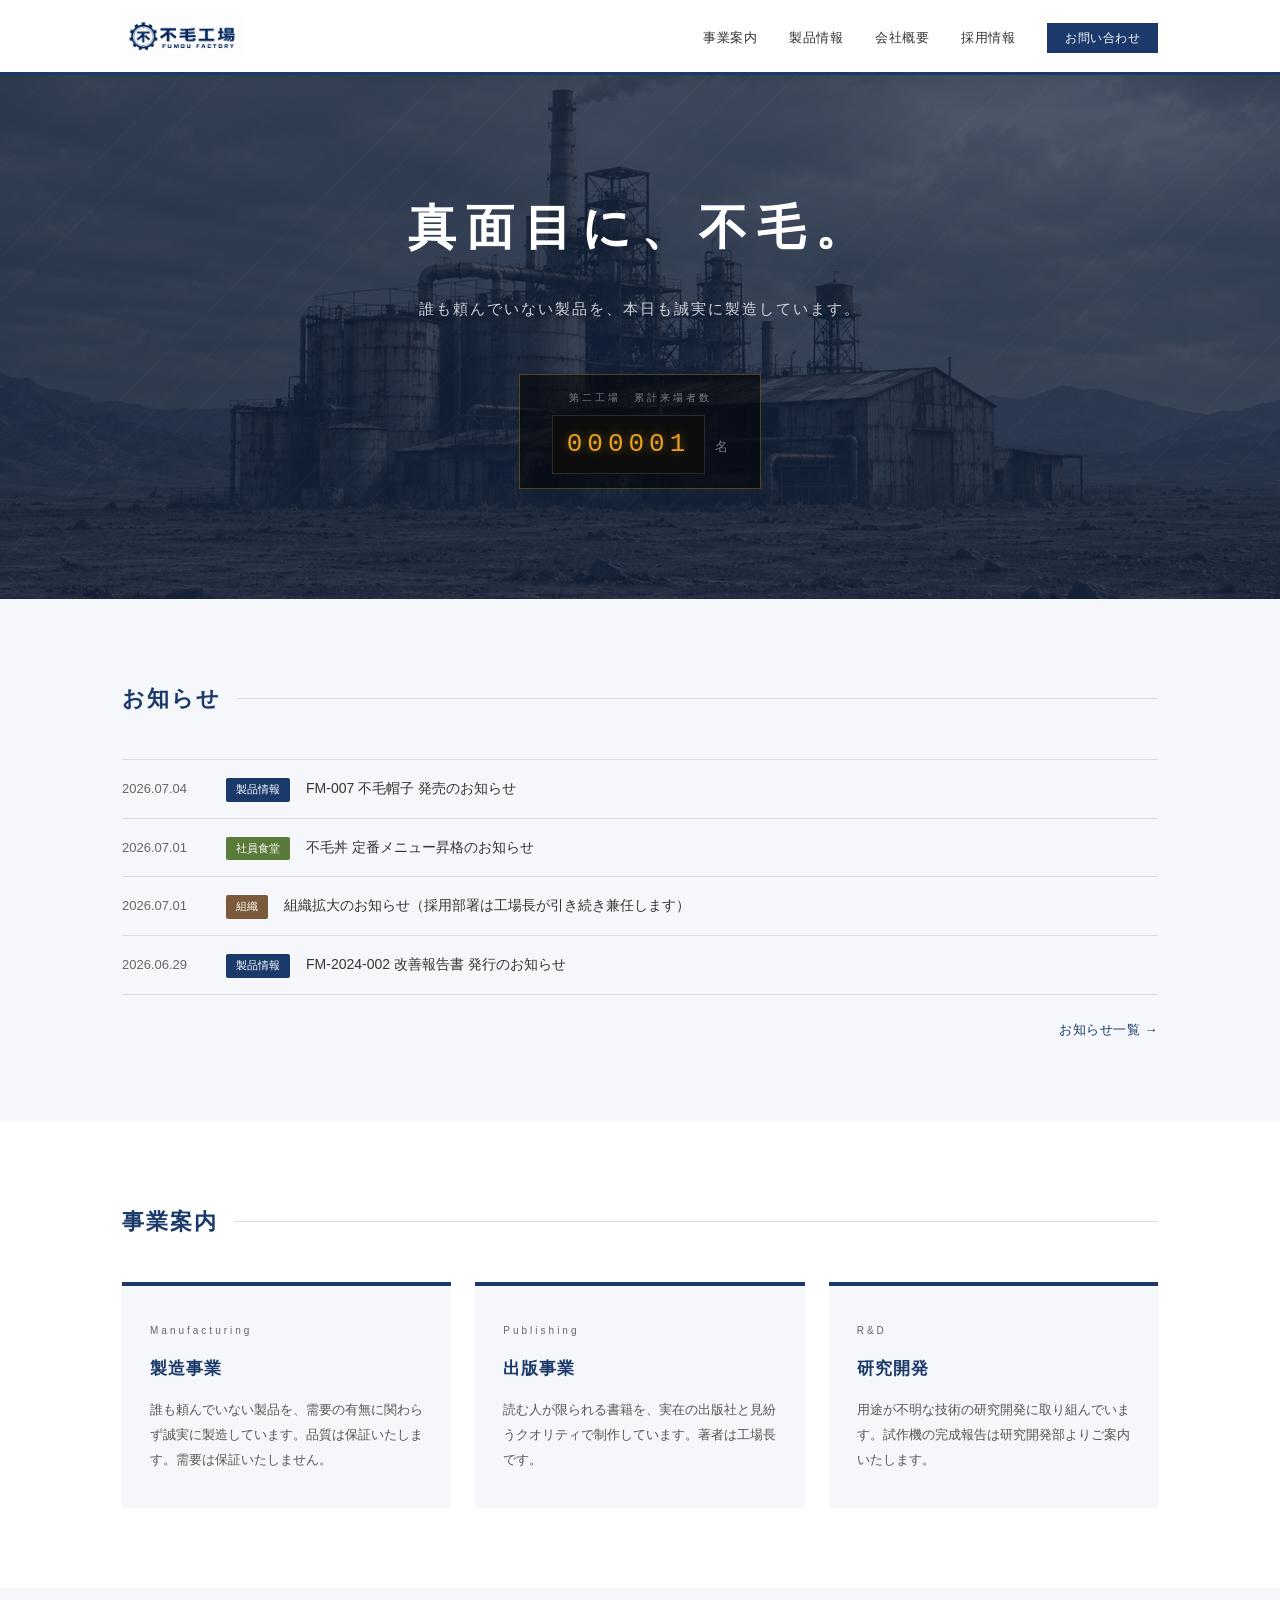
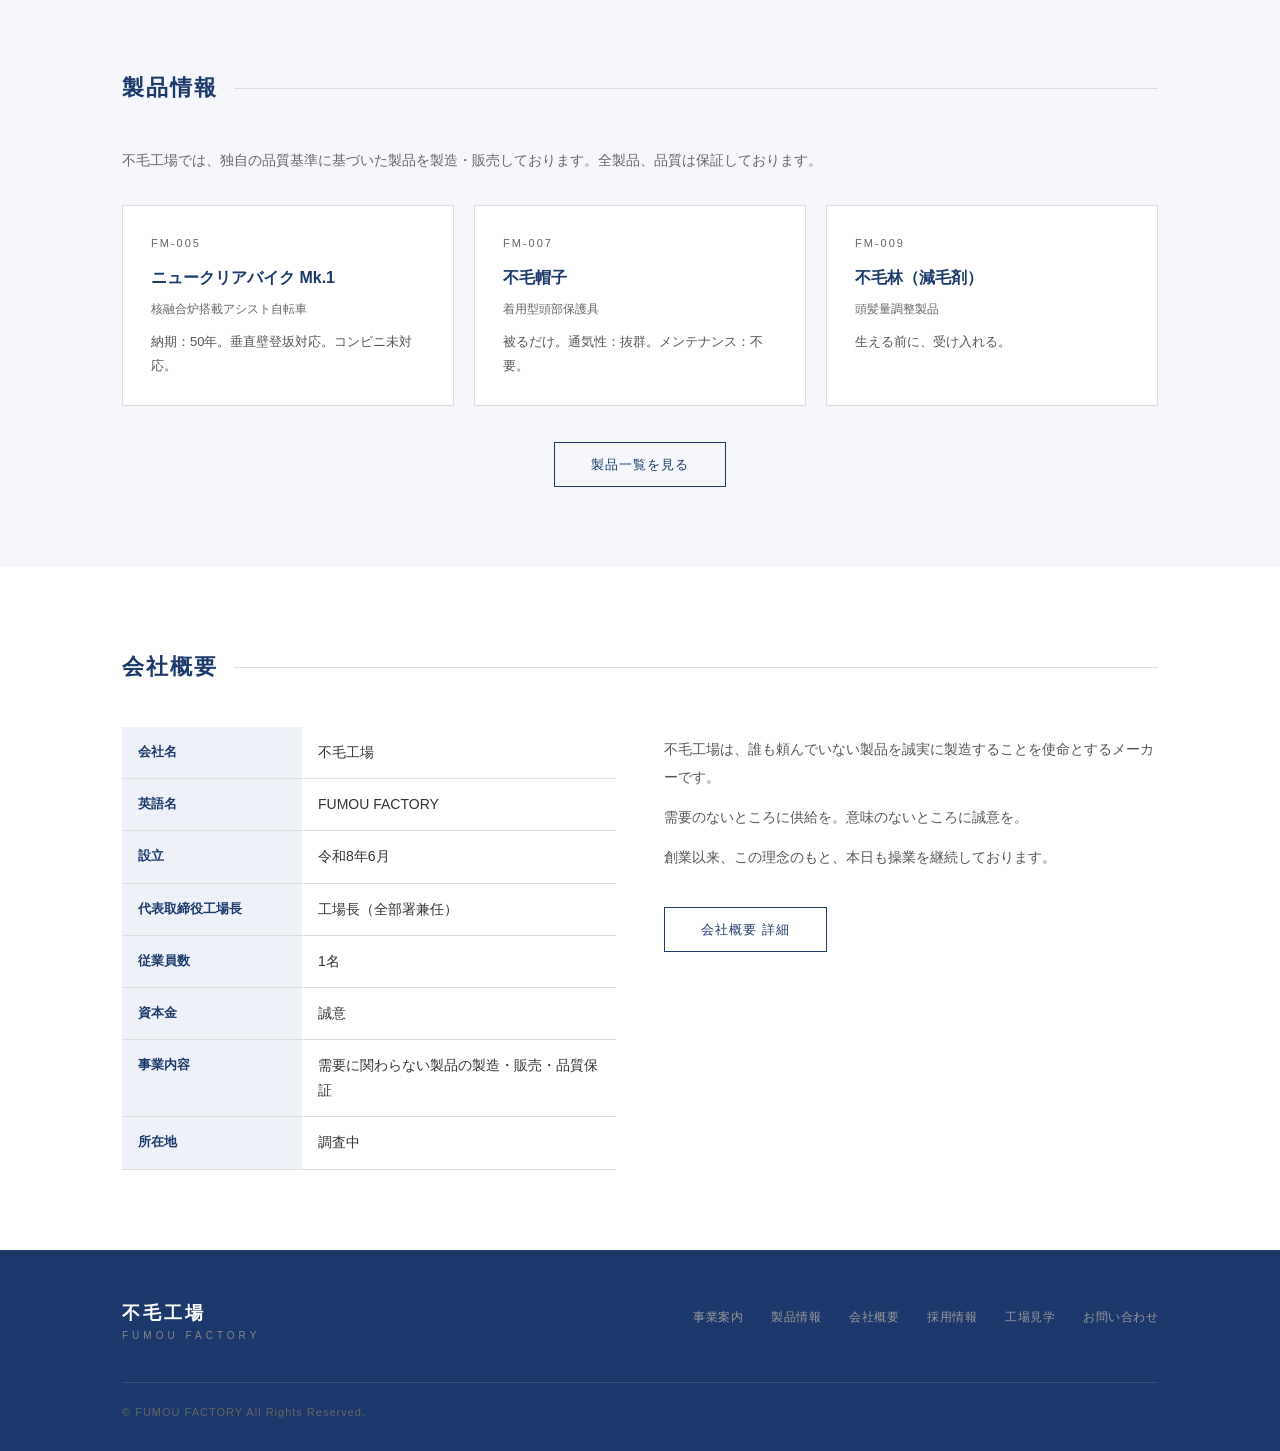
<file: index.html>
<!DOCTYPE html>
<html lang="ja">
<head>
  <meta charset="UTF-8">
  <meta name="viewport" content="width=device-width, initial-scale=1.0">
  <title>不毛工場 | FUMOU FACTORY</title>
  <meta name="description" content="不毛工場は、誰も頼んでいない製品を誠実に製造するメーカーです。">
  <link rel="stylesheet" href="style.css">
</head>
<body>

<!-- ヘッダー -->
<header class="header">
  <div class="header-inner">
    <div class="logo">
      <a href="/fumou-factory/"><img src="images/logo.png" alt="不毛工場 FUMOU FACTORY" class="logo-img"></a>
    </div>
    <nav class="nav" id="main-nav">
      <ul>
        <li><a href="business.html">事業案内</a></li>
        <li><a href="#">製品情報</a></li>
        <li><a href="about.html">会社概要</a></li>
        <li><a href="recruit.html">採用情報</a></li>
        <li><a href="https://x.com/fumoukoujou2323" target="_blank" class="contact-btn">お問い合わせ</a></li>
      </ul>
    </nav>
    <button class="hamburger" id="hamburger" aria-label="メニュー">&#9776;</button>
  </div>
</header>

<!-- キービジュアル -->
<section class="hero">
  <div class="hero-inner">
    <p class="hero-tagline">真面目に、不毛。</p>
    <p class="hero-sub">誰も頼んでいない製品を、本日も誠実に製造しています。</p>
    <div class="hero-counter">
      <span class="hero-counter-label">第二工場　累計来場者数</span>
      <div class="hero-counter-display">
        <span class="counter-digits" id="visit-count">------</span>
        <span class="hero-counter-unit">名</span>
      </div>
    </div>
  </div>
</section>

<!-- お知らせ -->
<section class="section news-section">
  <div class="container">
    <h2 class="section-title"><span>お知らせ</span></h2>
    <ul class="news-list">
      <li class="news-item">
        <span class="news-date">2026.07.04</span>
        <span class="news-cat cat-product">製品情報</span>
        <a href="#">FM-007 不毛帽子 発売のお知らせ</a>
      </li>
      <li class="news-item">
        <span class="news-date">2026.07.01</span>
        <span class="news-cat cat-canteen">社員食堂</span>
        <a href="#">不毛丼 定番メニュー昇格のお知らせ</a>
      </li>
      <li class="news-item">
        <span class="news-date">2026.07.01</span>
        <span class="news-cat cat-org">組織</span>
        <a href="#">組織拡大のお知らせ（採用部署は工場長が引き続き兼任します）</a>
      </li>
      <li class="news-item">
        <span class="news-date">2026.06.29</span>
        <span class="news-cat cat-product">製品情報</span>
        <a href="#">FM-2024-002 改善報告書 発行のお知らせ</a>
      </li>
    </ul>
    <div class="news-more-wrap">
      <a href="news.html" class="link-more">お知らせ一覧 →</a>
    </div>
  </div>
</section>

<!-- 事業案内 -->
<section class="section business-section">
  <div class="container">
    <h2 class="section-title"><span>事業案内</span></h2>
    <div class="business-grid">
      <div class="business-card">
        <div class="business-label">Manufacturing</div>
        <h3>製造事業</h3>
        <p>誰も頼んでいない製品を、需要の有無に関わらず誠実に製造しています。品質は保証いたします。需要は保証いたしません。</p>
      </div>
      <div class="business-card">
        <div class="business-label">Publishing</div>
        <h3>出版事業</h3>
        <p>読む人が限られる書籍を、実在の出版社と見紛うクオリティで制作しています。著者は工場長です。</p>
      </div>
      <div class="business-card">
        <div class="business-label">R&amp;D</div>
        <h3>研究開発</h3>
        <p>用途が不明な技術の研究開発に取り組んでいます。試作機の完成報告は研究開発部よりご案内いたします。</p>
      </div>
    </div>
  </div>
</section>

<!-- 製品情報 -->
<section class="section products-section">
  <div class="container">
    <h2 class="section-title"><span>製品情報</span></h2>
    <p class="section-lead">不毛工場では、独自の品質基準に基づいた製品を製造・販売しております。全製品、品質は保証しております。</p>
    <div class="product-grid">
      <div class="product-card">
        <div class="product-num">FM-005</div>
        <div class="product-name">ニュークリアバイク Mk.1</div>
        <div class="product-spec">核融合炉搭載アシスト自転車</div>
        <div class="product-desc">納期：50年。垂直壁登坂対応。コンビニ未対応。</div>
      </div>
      <div class="product-card">
        <div class="product-num">FM-007</div>
        <div class="product-name">不毛帽子</div>
        <div class="product-spec">着用型頭部保護具</div>
        <div class="product-desc">被るだけ。通気性：抜群。メンテナンス：不要。</div>
      </div>
      <div class="product-card">
        <div class="product-num">FM-009</div>
        <div class="product-name">不毛林（減毛剤）</div>
        <div class="product-spec">頭髪量調整製品</div>
        <div class="product-desc">生える前に、受け入れる。</div>
      </div>
    </div>
    <div class="btn-wrap">
      <a href="products.html" class="btn-outline">製品一覧を見る</a>
    </div>
  </div>
</section>

<!-- 会社概要 -->
<section class="section company-section">
  <div class="container">
    <h2 class="section-title"><span>会社概要</span></h2>
    <div class="company-inner">
      <table class="company-table">
        <tr>
          <th>会社名</th>
          <td>不毛工場</td>
        </tr>
        <tr>
          <th>英語名</th>
          <td>FUMOU FACTORY</td>
        </tr>
        <tr>
          <th>設立</th>
          <td>令和8年6月</td>
        </tr>
        <tr>
          <th>代表取締役工場長</th>
          <td>工場長（全部署兼任）</td>
        </tr>
        <tr>
          <th>従業員数</th>
          <td>1名</td>
        </tr>
        <tr>
          <th>資本金</th>
          <td>誠意</td>
        </tr>
        <tr>
          <th>事業内容</th>
          <td>需要に関わらない製品の製造・販売・品質保証</td>
        </tr>
        <tr>
          <th>所在地</th>
          <td>調査中</td>
        </tr>
      </table>
      <div class="company-text">
        <p>不毛工場は、誰も頼んでいない製品を誠実に製造することを使命とするメーカーです。</p>
        <p>需要のないところに供給を。意味のないところに誠意を。</p>
        <p>創業以来、この理念のもと、本日も操業を継続しております。</p>
        <a href="#" class="btn-outline" style="display:inline-block;margin-top:24px;">会社概要 詳細</a>
      </div>
    </div>
  </div>
</section>

<!-- フッター -->
<footer class="footer">
  <div class="container">
    <div class="footer-top">
      <div class="footer-logo">
        <span class="footer-logo-ja">不毛工場</span>
        <span class="footer-logo-en">FUMOU FACTORY</span>
      </div>
      <ul class="footer-nav">
        <li><a href="business.html">事業案内</a></li>
        <li><a href="#">製品情報</a></li>
        <li><a href="about.html">会社概要</a></li>
        <li><a href="recruit.html">採用情報</a></li>
        <li><a href="factory.html">工場見学</a></li>
        <li><a href="https://x.com/fumoukoujou2323" target="_blank">お問い合わせ</a></li>
      </ul>
    </div>
    <div class="footer-bottom">
      <p class="copyright">© FUMOU FACTORY All Rights Reserved.</p>
    </div>
  </div>
</footer>

<script>
document.getElementById('hamburger').addEventListener('click', function() {
  document.getElementById('main-nav').classList.toggle('open');
});
(function () {
  var key = 'fumou_visit_count';
  var n = parseInt(localStorage.getItem(key) || '0') + 1;
  localStorage.setItem(key, n);
  var el = document.getElementById('visit-count');
  if (el) el.textContent = String(n).padStart(6, '0');
})();
</script>
</body>
</html>
</file>
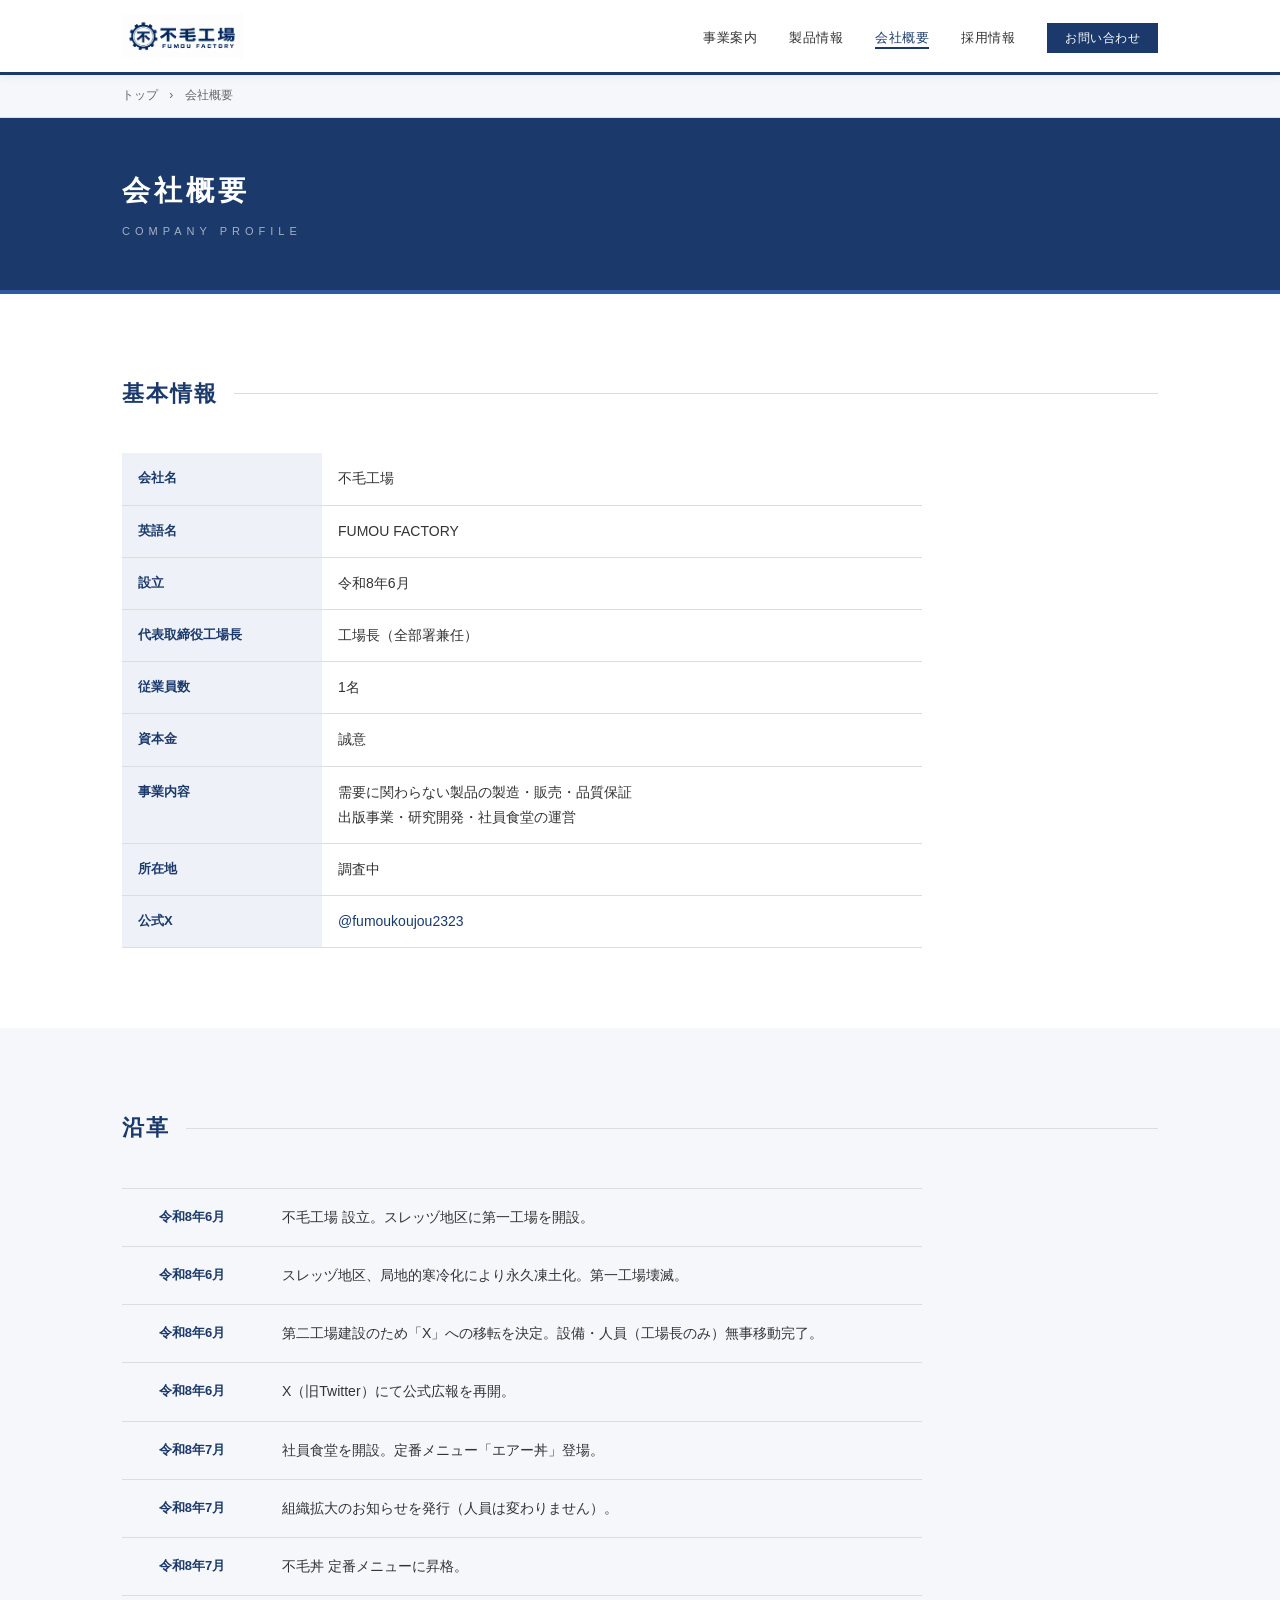
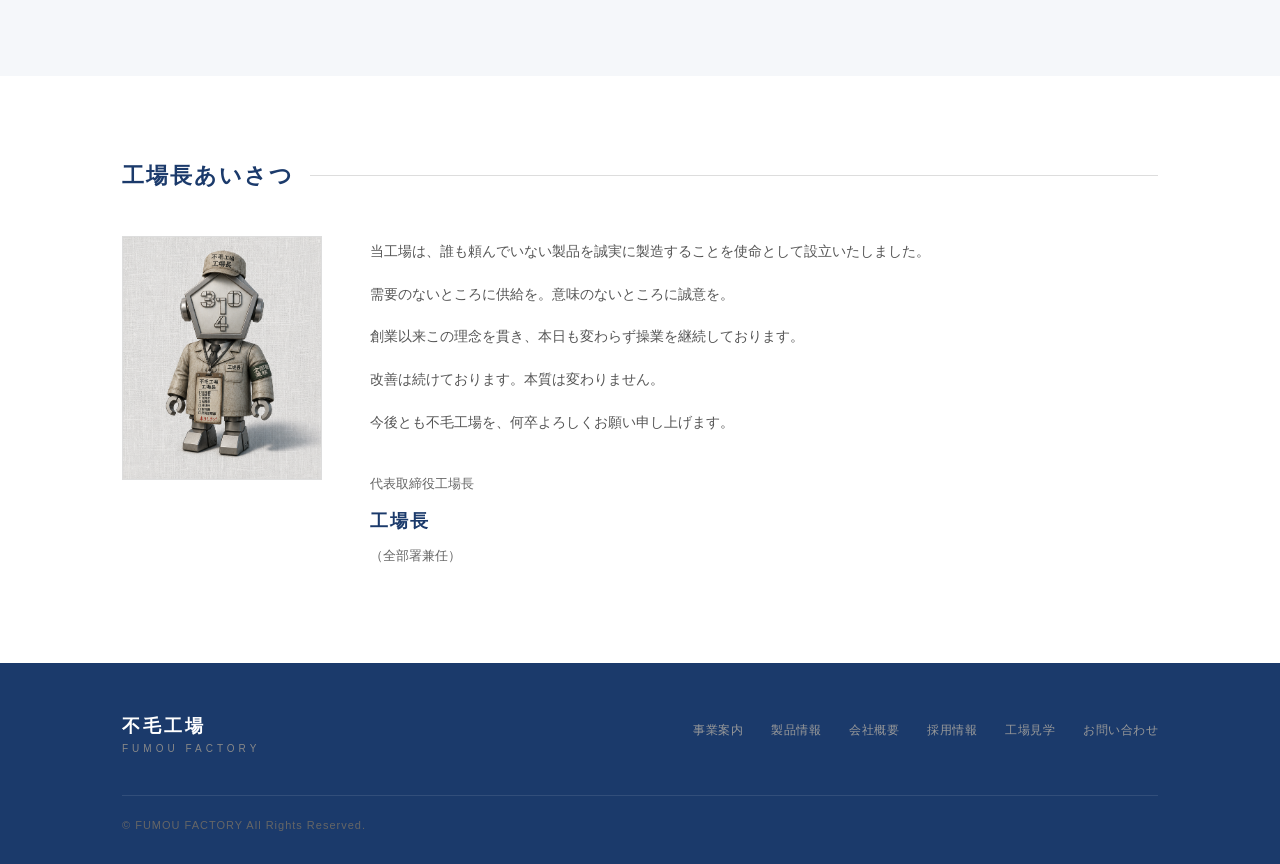
<file: about.html>
<!DOCTYPE html>
<html lang="ja">
<head>
  <meta charset="UTF-8">
  <meta name="viewport" content="width=device-width, initial-scale=1.0">
  <title>会社概要 | 不毛工場 FUMOU FACTORY</title>
  <meta name="description" content="不毛工場の会社概要・沿革をご紹介します。">
  <link rel="stylesheet" href="style.css">
</head>
<body>

<!-- ヘッダー -->
<header class="header">
  <div class="header-inner">
    <div class="logo">
      <a href="/fumou-factory/"><img src="images/logo.png" alt="不毛工場 FUMOU FACTORY" class="logo-img"></a>
    </div>
    <nav class="nav" id="main-nav">
      <ul>
        <li><a href="business.html">事業案内</a></li>
        <li><a href="#">製品情報</a></li>
        <li><a href="about.html" class="nav-active">会社概要</a></li>
        <li><a href="recruit.html">採用情報</a></li>
        <li><a href="https://x.com/fumoukoujou2323" target="_blank" class="contact-btn">お問い合わせ</a></li>
      </ul>
    </nav>
    <button class="hamburger" id="hamburger" aria-label="メニュー">&#9776;</button>
  </div>
</header>

<!-- パンくず -->
<div class="breadcrumb">
  <div class="container">
    <span><a href="/fumou-factory/">トップ</a></span>
    <span class="breadcrumb-sep">›</span>
    <span>会社概要</span>
  </div>
</div>

<!-- ページタイトル -->
<div class="page-hero">
  <div class="container">
    <h1 class="page-title">会社概要</h1>
    <p class="page-title-en">COMPANY PROFILE</p>
  </div>
</div>

<!-- 会社概要 -->
<section class="section">
  <div class="container">
    <h2 class="section-title"><span>基本情報</span></h2>
    <table class="company-table company-table--wide">
      <tr>
        <th>会社名</th>
        <td>不毛工場</td>
      </tr>
      <tr>
        <th>英語名</th>
        <td>FUMOU FACTORY</td>
      </tr>
      <tr>
        <th>設立</th>
        <td>令和8年6月</td>
      </tr>
      <tr>
        <th>代表取締役工場長</th>
        <td>工場長（全部署兼任）</td>
      </tr>
      <tr>
        <th>従業員数</th>
        <td>1名</td>
      </tr>
      <tr>
        <th>資本金</th>
        <td>誠意</td>
      </tr>
      <tr>
        <th>事業内容</th>
        <td>需要に関わらない製品の製造・販売・品質保証<br>出版事業・研究開発・社員食堂の運営</td>
      </tr>
      <tr>
        <th>所在地</th>
        <td>調査中</td>
      </tr>
      <tr>
        <th>公式X</th>
        <td><a href="https://x.com/fumoukoujou2323" target="_blank">@fumoukoujou2323</a></td>
      </tr>
    </table>
  </div>
</section>

<!-- 沿革 -->
<section class="section history-section">
  <div class="container">
    <h2 class="section-title"><span>沿革</span></h2>
    <div class="history-table-wrap">
      <table class="history-table">
        <tr>
          <th>令和8年6月</th>
          <td>不毛工場 設立。スレッヅ地区に第一工場を開設。</td>
        </tr>
        <tr>
          <th>令和8年6月</th>
          <td>スレッヅ地区、局地的寒冷化により永久凍土化。第一工場壊滅。</td>
        </tr>
        <tr>
          <th>令和8年6月</th>
          <td>第二工場建設のため「X」への移転を決定。設備・人員（工場長のみ）無事移動完了。</td>
        </tr>
        <tr>
          <th>令和8年6月</th>
          <td>X（旧Twitter）にて公式広報を再開。</td>
        </tr>
        <tr>
          <th>令和8年7月</th>
          <td>社員食堂を開設。定番メニュー「エアー丼」登場。</td>
        </tr>
        <tr>
          <th>令和8年7月</th>
          <td>組織拡大のお知らせを発行（人員は変わりません）。</td>
        </tr>
        <tr>
          <th>令和8年7月</th>
          <td>不毛丼 定番メニューに昇格。</td>
        </tr>
      </table>
    </div>
  </div>
</section>

<!-- 代表メッセージ -->
<section class="section message-section">
  <div class="container">
    <h2 class="section-title"><span>工場長あいさつ</span></h2>
    <div class="message-inner">
      <div class="message-photo">
        <img src="images/president.png" alt="代表取締役工場長">
      </div>
      <div class="message-body">
        <p>当工場は、誰も頼んでいない製品を誠実に製造することを使命として設立いたしました。</p>
        <p>需要のないところに供給を。意味のないところに誠意を。</p>
        <p>創業以来この理念を貫き、本日も変わらず操業を継続しております。</p>
        <p>改善は続けております。本質は変わりません。</p>
        <p>今後とも不毛工場を、何卒よろしくお願い申し上げます。</p>
        <p class="message-sign">代表取締役工場長<br><span class="message-name">工場長</span>（全部署兼任）</p>
      </div>
    </div>
  </div>
</section>

<!-- フッター -->
<footer class="footer">
  <div class="container">
    <div class="footer-top">
      <div class="footer-logo">
        <span class="footer-logo-ja">不毛工場</span>
        <span class="footer-logo-en">FUMOU FACTORY</span>
      </div>
      <ul class="footer-nav">
        <li><a href="business.html">事業案内</a></li>
        <li><a href="#">製品情報</a></li>
        <li><a href="about.html">会社概要</a></li>
        <li><a href="recruit.html">採用情報</a></li>
        <li><a href="factory.html">工場見学</a></li>
        <li><a href="https://x.com/fumoukoujou2323" target="_blank">お問い合わせ</a></li>
      </ul>
    </div>
    <div class="footer-bottom">
      <p class="copyright">© FUMOU FACTORY All Rights Reserved.</p>
    </div>
  </div>
</footer>

<script>
document.getElementById('hamburger').addEventListener('click', function() {
  document.getElementById('main-nav').classList.toggle('open');
});
</script>
</body>
</html>
</file>
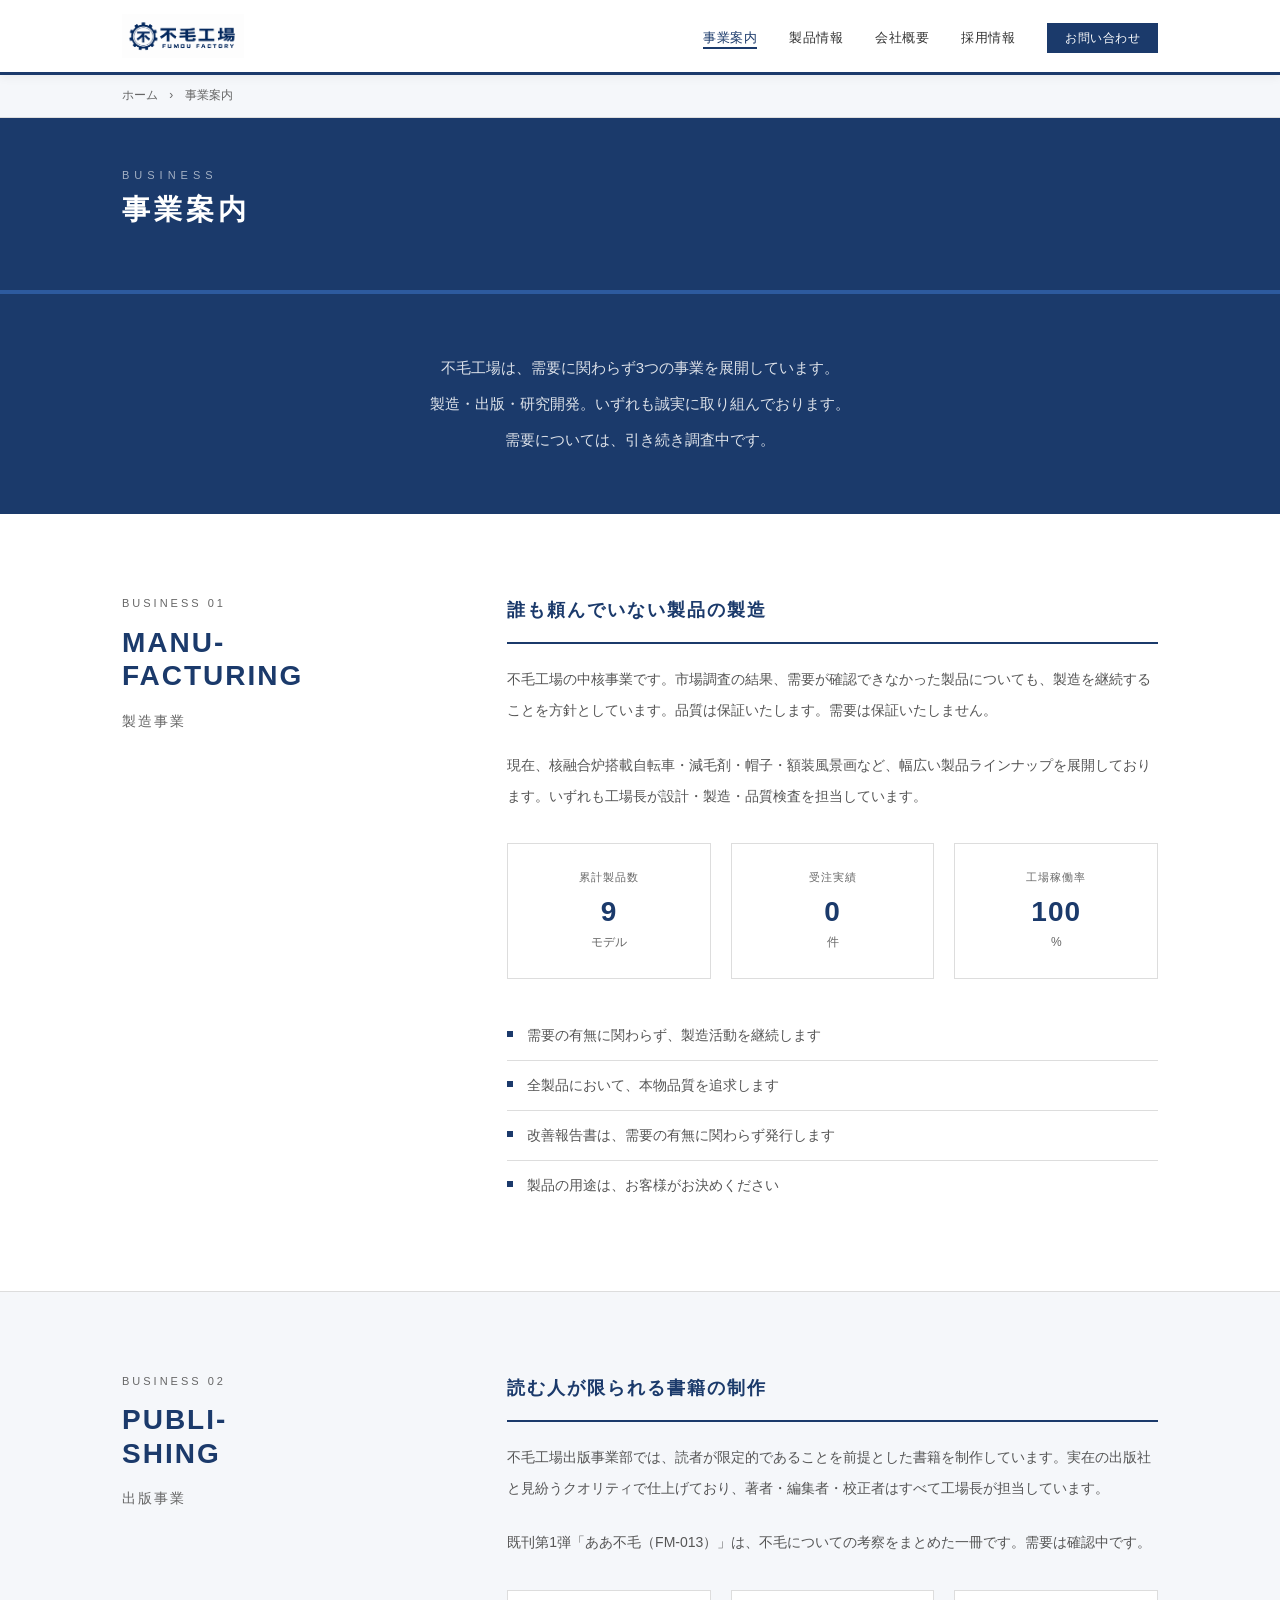
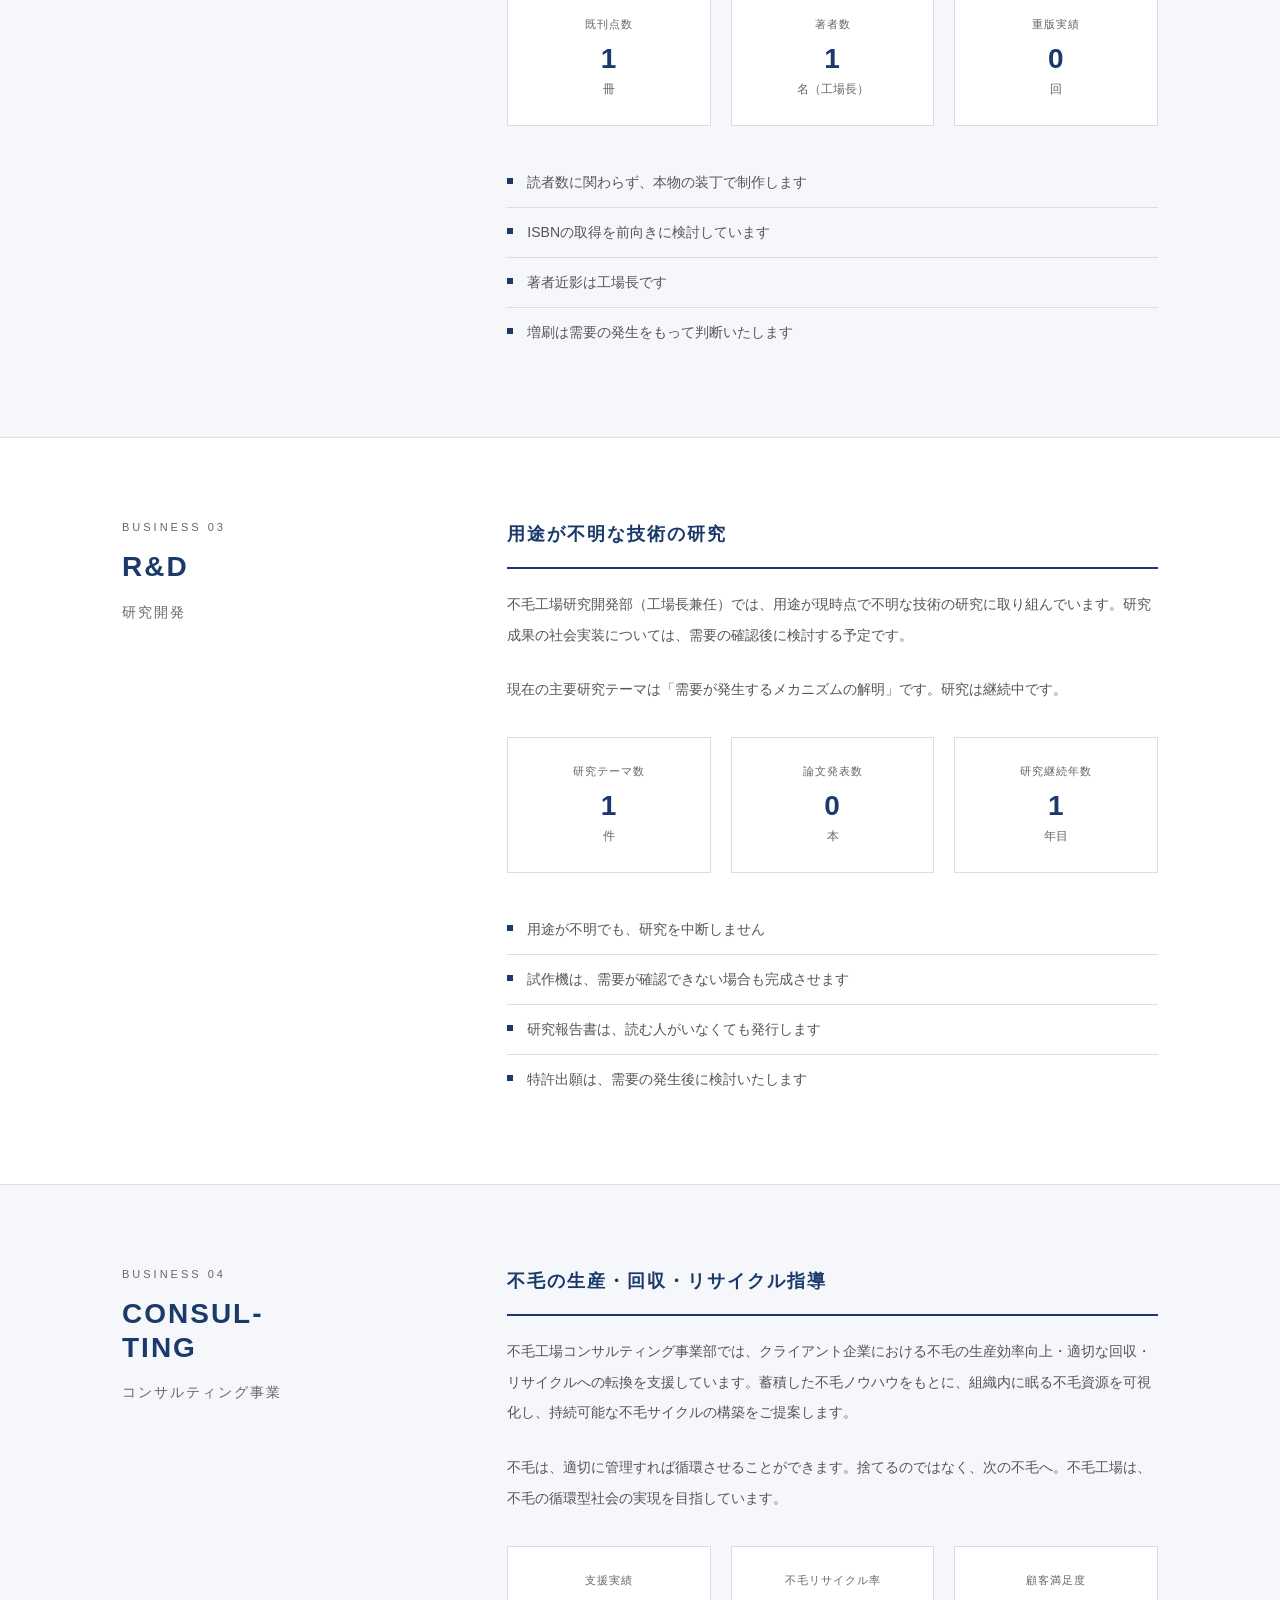
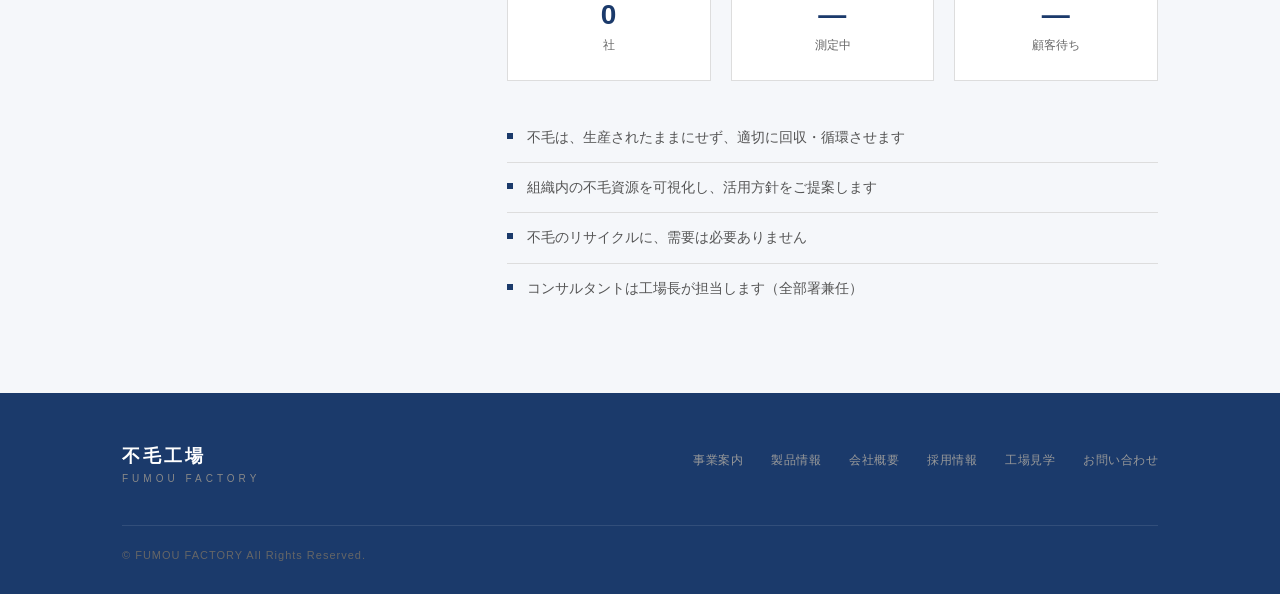
<file: business.html>
<!DOCTYPE html>
<html lang="ja">
<head>
  <meta charset="UTF-8">
  <meta name="viewport" content="width=device-width, initial-scale=1.0">
  <title>事業案内 | 不毛工場 FUMOU FACTORY</title>
  <meta name="description" content="不毛工場の事業案内。製造・出版・研究開発の3事業を展開しています。">
  <link rel="stylesheet" href="style.css">
  <style>
    .business-detail-section {
      padding: 80px 0;
      border-bottom: 1px solid var(--border);
    }
    .business-detail-section:last-of-type {
      border-bottom: none;
    }
    .business-detail-section:nth-child(even) {
      background: var(--gray-light);
    }
    .business-detail-inner {
      display: grid;
      grid-template-columns: 1fr 2fr;
      gap: 60px;
      align-items: start;
    }
    .business-detail-label {
      position: sticky;
      top: 80px;
    }
    .business-num {
      font-size: 11px;
      letter-spacing: 3px;
      color: var(--gray-mid);
      margin-bottom: 12px;
    }
    .business-en {
      font-size: 28px;
      font-weight: 700;
      color: var(--navy);
      letter-spacing: 2px;
      line-height: 1.2;
      margin-bottom: 16px;
    }
    .business-ja {
      font-size: 14px;
      color: var(--gray-mid);
      letter-spacing: 2px;
    }

    .business-detail-body h3 {
      font-size: 18px;
      font-weight: 700;
      color: var(--navy);
      letter-spacing: 2px;
      margin-bottom: 20px;
      padding-bottom: 16px;
      border-bottom: 2px solid var(--navy);
    }
    .business-detail-body p {
      font-size: 14px;
      line-height: 2.2;
      color: #555;
      margin-bottom: 24px;
    }

    .kpi-grid {
      display: grid;
      grid-template-columns: repeat(3, 1fr);
      gap: 20px;
      margin: 32px 0;
    }
    .kpi-card {
      background: var(--white);
      border: 1px solid var(--border);
      padding: 24px 20px;
      text-align: center;
    }
    .business-detail-section:nth-child(even) .kpi-card {
      background: var(--white);
    }
    .kpi-label {
      font-size: 11px;
      letter-spacing: 1px;
      color: var(--gray-mid);
      margin-bottom: 10px;
    }
    .kpi-value {
      font-size: 28px;
      font-weight: 700;
      color: var(--navy);
      letter-spacing: 1px;
      line-height: 1;
    }
    .kpi-unit {
      font-size: 12px;
      color: var(--gray-mid);
      margin-top: 6px;
    }

    .policy-list {
      list-style: none;
      padding: 0;
      margin: 0;
    }
    .policy-list li {
      font-size: 14px;
      color: #555;
      line-height: 1.8;
      padding: 12px 0 12px 20px;
      border-bottom: 1px solid var(--border);
      position: relative;
    }
    .policy-list li::before {
      content: '';
      position: absolute;
      left: 0;
      top: 20px;
      width: 6px;
      height: 6px;
      background: var(--navy);
    }
    .policy-list li:last-child { border-bottom: none; }

    @media (max-width: 700px) {
      .business-detail-inner { grid-template-columns: 1fr; gap: 32px; }
      .business-detail-label { position: static; }
      .kpi-grid { grid-template-columns: repeat(2, 1fr); }
    }
  </style>
</head>
<body>

<!-- ヘッダー -->
<header class="header">
  <div class="header-inner">
    <div class="logo">
      <a href="/fumou-factory/"><img src="images/logo.png" alt="不毛工場 FUMOU FACTORY" class="logo-img"></a>
    </div>
    <nav class="nav" id="main-nav">
      <ul>
        <li><a href="business.html" class="nav-active">事業案内</a></li>
        <li><a href="products.html">製品情報</a></li>
        <li><a href="about.html">会社概要</a></li>
        <li><a href="recruit.html">採用情報</a></li>
        <li><a href="https://x.com/fumoukoujou2323" target="_blank" class="contact-btn">お問い合わせ</a></li>
      </ul>
    </nav>
    <button class="hamburger" id="hamburger" aria-label="メニュー">&#9776;</button>
  </div>
</header>

<!-- パンくず -->
<div class="breadcrumb">
  <div class="container">
    <a href="/fumou-factory/">ホーム</a>
    <span class="breadcrumb-sep">›</span>
    事業案内
  </div>
</div>

<!-- ページヘッダー -->
<div class="page-hero">
  <div class="container">
    <p class="page-title-en">BUSINESS</p>
    <h1 class="page-title">事業案内</h1>
  </div>
</div>

<!-- リード -->
<section class="section" style="background: var(--navy); padding: 56px 0;">
  <div class="container" style="max-width: 720px;">
    <p style="font-size: 15px; line-height: 2.4; color: rgba(255,255,255,0.85); text-align: center;">
      不毛工場は、需要に関わらず3つの事業を展開しています。<br>
      製造・出版・研究開発。いずれも誠実に取り組んでおります。<br>
      需要については、引き続き調査中です。
    </p>
  </div>
</section>

<!-- 製造事業 -->
<div class="business-detail-section">
  <div class="container">
    <div class="business-detail-inner">
      <div class="business-detail-label">
        <p class="business-num">BUSINESS 01</p>
        <p class="business-en">MANU-<br>FACTURING</p>
        <p class="business-ja">製造事業</p>
      </div>
      <div class="business-detail-body">
        <h3>誰も頼んでいない製品の製造</h3>
        <p>不毛工場の中核事業です。市場調査の結果、需要が確認できなかった製品についても、製造を継続することを方針としています。品質は保証いたします。需要は保証いたしません。</p>
        <p>現在、核融合炉搭載自転車・減毛剤・帽子・額装風景画など、幅広い製品ラインナップを展開しております。いずれも工場長が設計・製造・品質検査を担当しています。</p>

        <div class="kpi-grid">
          <div class="kpi-card">
            <div class="kpi-label">累計製品数</div>
            <div class="kpi-value">9</div>
            <div class="kpi-unit">モデル</div>
          </div>
          <div class="kpi-card">
            <div class="kpi-label">受注実績</div>
            <div class="kpi-value">0</div>
            <div class="kpi-unit">件</div>
          </div>
          <div class="kpi-card">
            <div class="kpi-label">工場稼働率</div>
            <div class="kpi-value">100</div>
            <div class="kpi-unit">%</div>
          </div>
        </div>

        <ul class="policy-list">
          <li>需要の有無に関わらず、製造活動を継続します</li>
          <li>全製品において、本物品質を追求します</li>
          <li>改善報告書は、需要の有無に関わらず発行します</li>
          <li>製品の用途は、お客様がお決めください</li>
        </ul>
      </div>
    </div>
  </div>
</div>

<!-- 出版事業 -->
<div class="business-detail-section">
  <div class="container">
    <div class="business-detail-inner">
      <div class="business-detail-label">
        <p class="business-num">BUSINESS 02</p>
        <p class="business-en">PUBLI-<br>SHING</p>
        <p class="business-ja">出版事業</p>
      </div>
      <div class="business-detail-body">
        <h3>読む人が限られる書籍の制作</h3>
        <p>不毛工場出版事業部では、読者が限定的であることを前提とした書籍を制作しています。実在の出版社と見紛うクオリティで仕上げており、著者・編集者・校正者はすべて工場長が担当しています。</p>
        <p>既刊第1弾「ああ不毛（FM-013）」は、不毛についての考察をまとめた一冊です。需要は確認中です。</p>

        <div class="kpi-grid">
          <div class="kpi-card">
            <div class="kpi-label">既刊点数</div>
            <div class="kpi-value">1</div>
            <div class="kpi-unit">冊</div>
          </div>
          <div class="kpi-card">
            <div class="kpi-label">著者数</div>
            <div class="kpi-value">1</div>
            <div class="kpi-unit">名（工場長）</div>
          </div>
          <div class="kpi-card">
            <div class="kpi-label">重版実績</div>
            <div class="kpi-value">0</div>
            <div class="kpi-unit">回</div>
          </div>
        </div>

        <ul class="policy-list">
          <li>読者数に関わらず、本物の装丁で制作します</li>
          <li>ISBNの取得を前向きに検討しています</li>
          <li>著者近影は工場長です</li>
          <li>増刷は需要の発生をもって判断いたします</li>
        </ul>
      </div>
    </div>
  </div>
</div>

<!-- 研究開発 -->
<div class="business-detail-section">
  <div class="container">
    <div class="business-detail-inner">
      <div class="business-detail-label">
        <p class="business-num">BUSINESS 03</p>
        <p class="business-en">R&amp;D</p>
        <p class="business-ja">研究開発</p>
      </div>
      <div class="business-detail-body">
        <h3>用途が不明な技術の研究</h3>
        <p>不毛工場研究開発部（工場長兼任）では、用途が現時点で不明な技術の研究に取り組んでいます。研究成果の社会実装については、需要の確認後に検討する予定です。</p>
        <p>現在の主要研究テーマは「需要が発生するメカニズムの解明」です。研究は継続中です。</p>

        <div class="kpi-grid">
          <div class="kpi-card">
            <div class="kpi-label">研究テーマ数</div>
            <div class="kpi-value">1</div>
            <div class="kpi-unit">件</div>
          </div>
          <div class="kpi-card">
            <div class="kpi-label">論文発表数</div>
            <div class="kpi-value">0</div>
            <div class="kpi-unit">本</div>
          </div>
          <div class="kpi-card">
            <div class="kpi-label">研究継続年数</div>
            <div class="kpi-value">1</div>
            <div class="kpi-unit">年目</div>
          </div>
        </div>

        <ul class="policy-list">
          <li>用途が不明でも、研究を中断しません</li>
          <li>試作機は、需要が確認できない場合も完成させます</li>
          <li>研究報告書は、読む人がいなくても発行します</li>
          <li>特許出願は、需要の発生後に検討いたします</li>
        </ul>
      </div>
    </div>
  </div>
</div>

<!-- コンサルティング事業 -->
<div class="business-detail-section">
  <div class="container">
    <div class="business-detail-inner">
      <div class="business-detail-label">
        <p class="business-num">BUSINESS 04</p>
        <p class="business-en">CONSUL-<br>TING</p>
        <p class="business-ja">コンサルティング事業</p>
      </div>
      <div class="business-detail-body">
        <h3>不毛の生産・回収・リサイクル指導</h3>
        <p>不毛工場コンサルティング事業部では、クライアント企業における不毛の生産効率向上・適切な回収・リサイクルへの転換を支援しています。蓄積した不毛ノウハウをもとに、組織内に眠る不毛資源を可視化し、持続可能な不毛サイクルの構築をご提案します。</p>
        <p>不毛は、適切に管理すれば循環させることができます。捨てるのではなく、次の不毛へ。不毛工場は、不毛の循環型社会の実現を目指しています。</p>

        <div class="kpi-grid">
          <div class="kpi-card">
            <div class="kpi-label">支援実績</div>
            <div class="kpi-value">0</div>
            <div class="kpi-unit">社</div>
          </div>
          <div class="kpi-card">
            <div class="kpi-label">不毛リサイクル率</div>
            <div class="kpi-value">—</div>
            <div class="kpi-unit">測定中</div>
          </div>
          <div class="kpi-card">
            <div class="kpi-label">顧客満足度</div>
            <div class="kpi-value">—</div>
            <div class="kpi-unit">顧客待ち</div>
          </div>
        </div>

        <ul class="policy-list">
          <li>不毛は、生産されたままにせず、適切に回収・循環させます</li>
          <li>組織内の不毛資源を可視化し、活用方針をご提案します</li>
          <li>不毛のリサイクルに、需要は必要ありません</li>
          <li>コンサルタントは工場長が担当します（全部署兼任）</li>
        </ul>
      </div>
    </div>
  </div>
</div>

<!-- フッター -->
<footer class="footer">
  <div class="container">
    <div class="footer-top">
      <div class="footer-logo">
        <span class="footer-logo-ja">不毛工場</span>
        <span class="footer-logo-en">FUMOU FACTORY</span>
      </div>
      <ul class="footer-nav">
        <li><a href="business.html">事業案内</a></li>
        <li><a href="products.html">製品情報</a></li>
        <li><a href="about.html">会社概要</a></li>
        <li><a href="recruit.html">採用情報</a></li>
        <li><a href="factory.html">工場見学</a></li>
        <li><a href="https://x.com/fumoukoujou2323" target="_blank">お問い合わせ</a></li>
      </ul>
    </div>
    <div class="footer-bottom">
      <p class="copyright">© FUMOU FACTORY All Rights Reserved.</p>
    </div>
  </div>
</footer>

<script>
document.getElementById('hamburger').addEventListener('click', function() {
  document.getElementById('main-nav').classList.toggle('open');
});
</script>
</body>
</html>
</file>
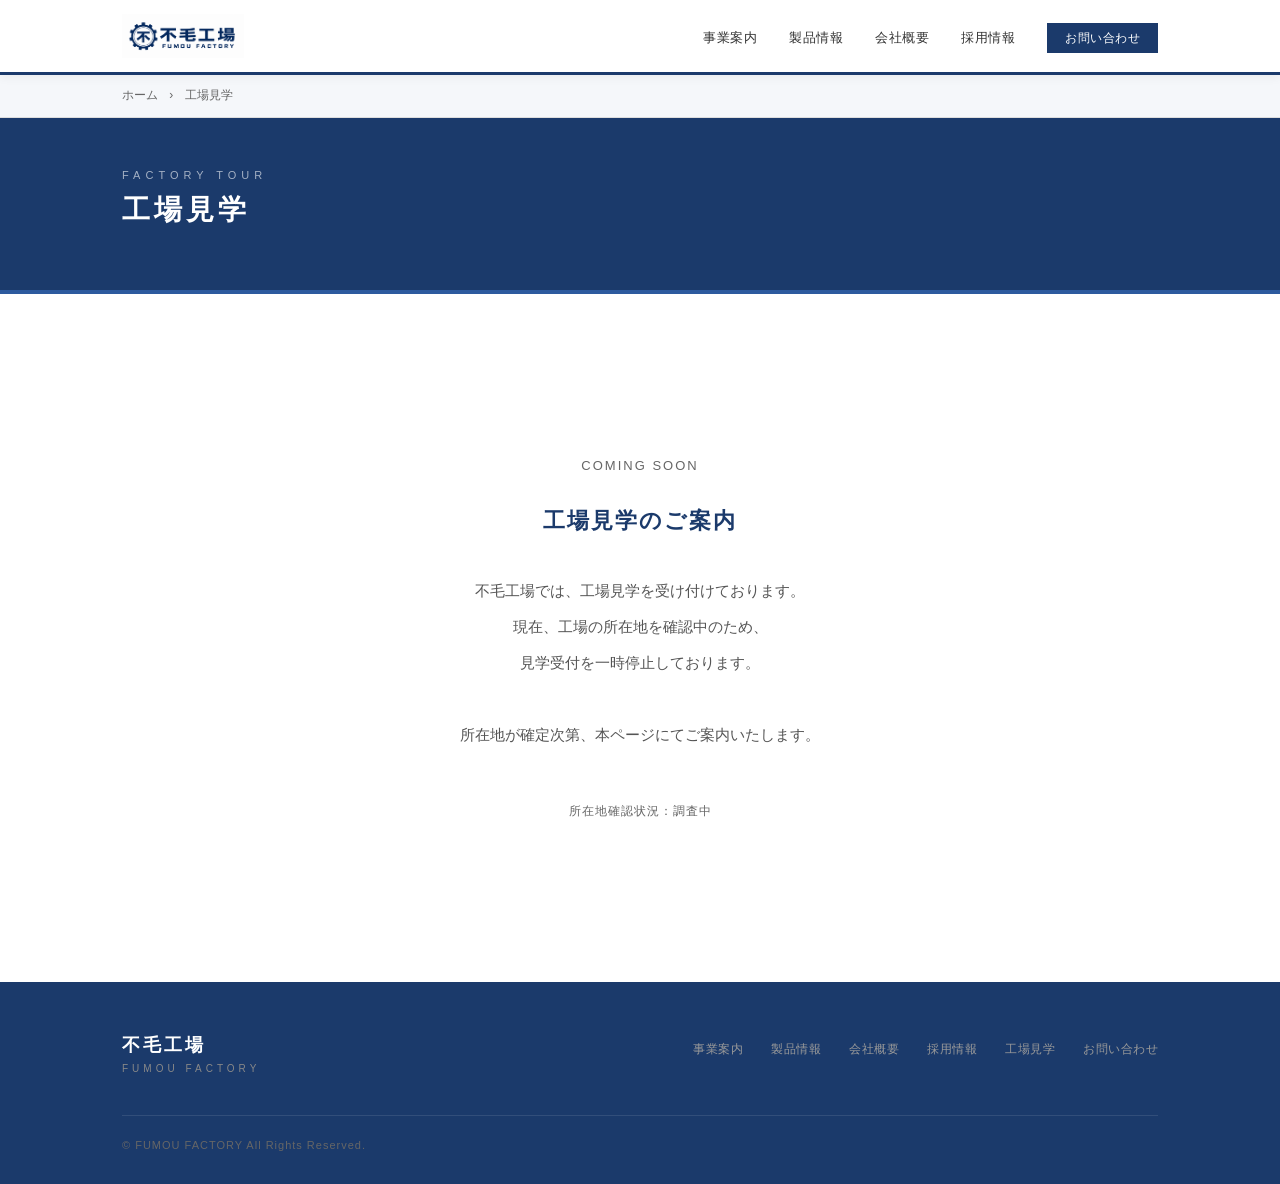
<file: factory.html>
<!DOCTYPE html>
<html lang="ja">
<head>
  <meta charset="UTF-8">
  <meta name="viewport" content="width=device-width, initial-scale=1.0">
  <title>工場見学 | 不毛工場 FUMOU FACTORY</title>
  <meta name="description" content="不毛工場の工場見学。工場の場所は現在調査中です。">
  <link rel="stylesheet" href="style.css">
</head>
<body>

<!-- ヘッダー -->
<header class="header">
  <div class="header-inner">
    <div class="logo">
      <a href="/fumou-factory/"><img src="images/logo.png" alt="不毛工場 FUMOU FACTORY" class="logo-img"></a>
    </div>
    <nav class="nav" id="main-nav">
      <ul>
        <li><a href="business.html">事業案内</a></li>
        <li><a href="products.html">製品情報</a></li>
        <li><a href="about.html">会社概要</a></li>
        <li><a href="recruit.html">採用情報</a></li>
        <li><a href="https://x.com/fumoukoujou2323" target="_blank" class="contact-btn">お問い合わせ</a></li>
      </ul>
    </nav>
    <button class="hamburger" id="hamburger" aria-label="メニュー">&#9776;</button>
  </div>
</header>

<!-- パンくず -->
<div class="breadcrumb">
  <div class="container">
    <a href="/fumou-factory/">ホーム</a>
    <span class="breadcrumb-sep">›</span>
    工場見学
  </div>
</div>

<!-- ページヘッダー -->
<div class="page-hero">
  <div class="container">
    <p class="page-title-en">FACTORY TOUR</p>
    <h1 class="page-title">工場見学</h1>
  </div>
</div>

<!-- 準備中 -->
<section class="section">
  <div class="container" style="text-align:center; padding: 80px 0;">
    <p style="font-size: 13px; letter-spacing: 2px; color: var(--gray-mid); margin-bottom: 24px;">COMING SOON</p>
    <h2 style="font-size: 22px; font-weight: 700; color: var(--navy); margin-bottom: 32px; letter-spacing: 2px;">工場見学のご案内</h2>
    <p style="font-size: 15px; line-height: 2.4; color: #555;">
      不毛工場では、工場見学を受け付けております。<br>
      現在、工場の所在地を確認中のため、<br>
      見学受付を一時停止しております。<br><br>
      所在地が確定次第、本ページにてご案内いたします。
    </p>
    <p style="margin-top: 48px; font-size: 12px; color: var(--gray-mid); letter-spacing: 1px;">所在地確認状況：調査中</p>
  </div>
</section>

<!-- フッター -->
<footer class="footer">
  <div class="container">
    <div class="footer-top">
      <div class="footer-logo">
        <span class="footer-logo-ja">不毛工場</span>
        <span class="footer-logo-en">FUMOU FACTORY</span>
      </div>
      <ul class="footer-nav">
        <li><a href="business.html">事業案内</a></li>
        <li><a href="products.html">製品情報</a></li>
        <li><a href="about.html">会社概要</a></li>
        <li><a href="recruit.html">採用情報</a></li>
        <li><a href="factory.html">工場見学</a></li>
        <li><a href="https://x.com/fumoukoujou2323" target="_blank">お問い合わせ</a></li>
      </ul>
    </div>
    <div class="footer-bottom">
      <p class="copyright">© FUMOU FACTORY All Rights Reserved.</p>
    </div>
  </div>
</footer>

<script>
document.getElementById('hamburger').addEventListener('click', function() {
  document.getElementById('main-nav').classList.toggle('open');
});
</script>
</body>
</html>
</file>
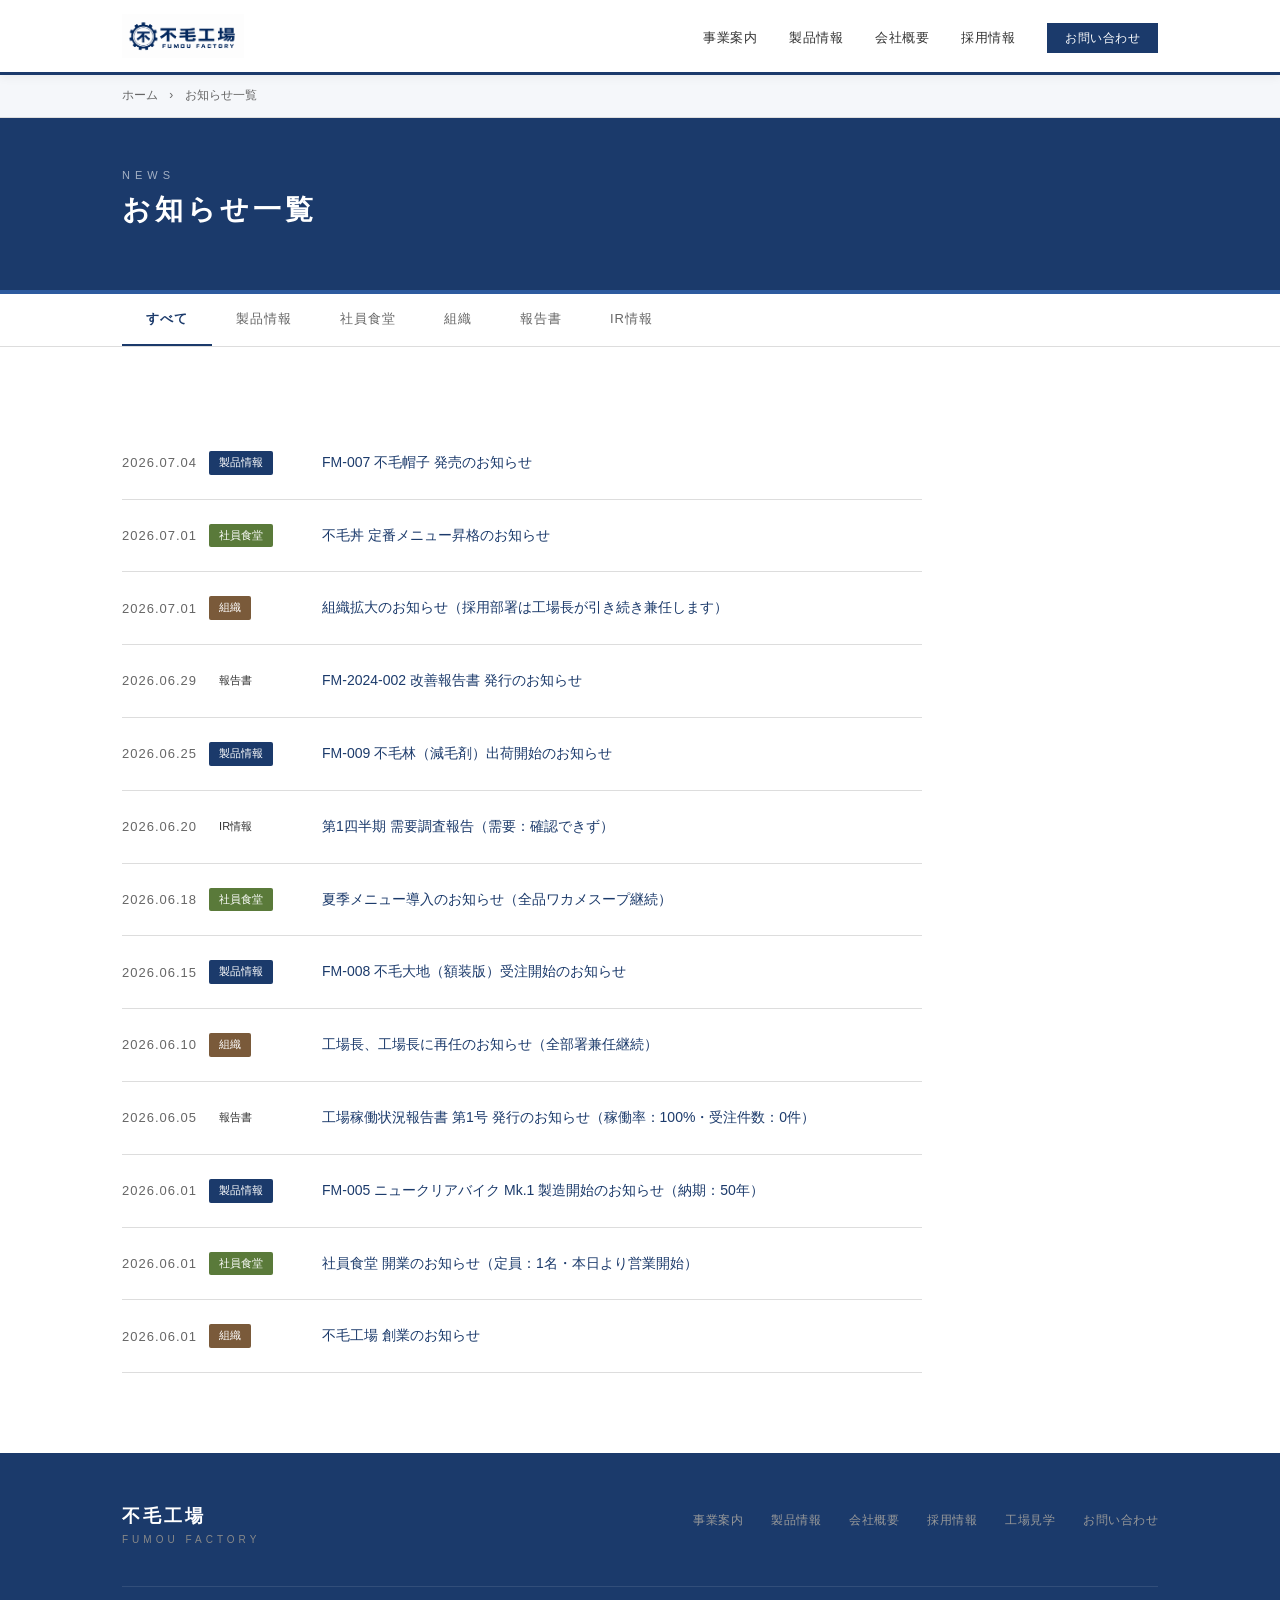
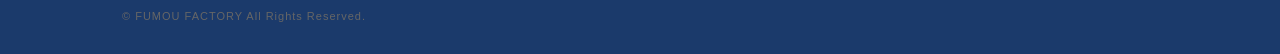
<file: news.html>
<!DOCTYPE html>
<html lang="ja">
<head>
  <meta charset="UTF-8">
  <meta name="viewport" content="width=device-width, initial-scale=1.0">
  <title>お知らせ一覧 | 不毛工場 FUMOU FACTORY</title>
  <meta name="description" content="不毛工場からのお知らせ一覧です。">
  <link rel="stylesheet" href="style.css">
  <style>
    .filter-bar {
      background: var(--white);
      border-bottom: 1px solid var(--border);
      padding: 0;
    }
    .filter-bar-inner {
      display: flex;
      gap: 0;
      overflow-x: auto;
    }
    .filter-btn {
      padding: 16px 24px;
      font-size: 13px;
      font-weight: 500;
      letter-spacing: 1px;
      color: var(--gray-mid);
      border: none;
      background: none;
      cursor: pointer;
      white-space: nowrap;
      border-bottom: 2px solid transparent;
      transition: color 0.2s, border-color 0.2s;
    }
    .filter-btn:hover { color: var(--navy); }
    .filter-btn.active {
      color: var(--navy);
      border-bottom-color: var(--navy);
      font-weight: 700;
    }

    .news-full-list {
      max-width: 800px;
    }
    .news-full-item {
      display: flex;
      align-items: flex-start;
      gap: 20px;
      padding: 24px 0;
      border-bottom: 1px solid var(--border);
      text-decoration: none;
      color: inherit;
      transition: opacity 0.2s;
    }
    .news-full-item:hover { opacity: 0.7; }
    .news-full-meta {
      display: flex;
      align-items: center;
      gap: 12px;
      flex-shrink: 0;
      min-width: 180px;
    }
    .news-full-date {
      font-size: 13px;
      color: var(--gray-mid);
      letter-spacing: 1px;
    }
    .news-full-title {
      font-size: 14px;
      line-height: 1.7;
      color: var(--navy);
    }

    .news-empty {
      padding: 60px 0;
      font-size: 14px;
      color: var(--gray-mid);
    }
  </style>
</head>
<body>

<!-- ヘッダー -->
<header class="header">
  <div class="header-inner">
    <div class="logo">
      <a href="/fumou-factory/"><img src="images/logo.png" alt="不毛工場 FUMOU FACTORY" class="logo-img"></a>
    </div>
    <nav class="nav" id="main-nav">
      <ul>
        <li><a href="business.html">事業案内</a></li>
        <li><a href="products.html">製品情報</a></li>
        <li><a href="about.html">会社概要</a></li>
        <li><a href="recruit.html">採用情報</a></li>
        <li><a href="https://x.com/fumoukoujou2323" target="_blank" class="contact-btn">お問い合わせ</a></li>
      </ul>
    </nav>
    <button class="hamburger" id="hamburger" aria-label="メニュー">&#9776;</button>
  </div>
</header>

<!-- パンくず -->
<div class="breadcrumb">
  <div class="container">
    <a href="/fumou-factory/">ホーム</a>
    <span class="breadcrumb-sep">›</span>
    お知らせ一覧
  </div>
</div>

<!-- ページヘッダー -->
<div class="page-hero">
  <div class="container">
    <p class="page-title-en">NEWS</p>
    <h1 class="page-title">お知らせ一覧</h1>
  </div>
</div>

<!-- カテゴリフィルター -->
<div class="filter-bar">
  <div class="container">
    <div class="filter-bar-inner">
      <button class="filter-btn active" data-cat="all">すべて</button>
      <button class="filter-btn" data-cat="product">製品情報</button>
      <button class="filter-btn" data-cat="canteen">社員食堂</button>
      <button class="filter-btn" data-cat="org">組織</button>
      <button class="filter-btn" data-cat="report">報告書</button>
      <button class="filter-btn" data-cat="ir">IR情報</button>
    </div>
  </div>
</div>

<!-- お知らせ一覧 -->
<section class="section">
  <div class="container">
    <div class="news-full-list" id="news-list">

      <div class="news-full-item" data-cat="product">
        <div class="news-full-meta">
          <span class="news-full-date">2026.07.04</span>
          <span class="news-cat cat-product">製品情報</span>
        </div>
        <div class="news-full-title">FM-007 不毛帽子 発売のお知らせ</div>
      </div>

      <div class="news-full-item" data-cat="canteen">
        <div class="news-full-meta">
          <span class="news-full-date">2026.07.01</span>
          <span class="news-cat cat-canteen">社員食堂</span>
        </div>
        <div class="news-full-title">不毛丼 定番メニュー昇格のお知らせ</div>
      </div>

      <div class="news-full-item" data-cat="org">
        <div class="news-full-meta">
          <span class="news-full-date">2026.07.01</span>
          <span class="news-cat cat-org">組織</span>
        </div>
        <div class="news-full-title">組織拡大のお知らせ（採用部署は工場長が引き続き兼任します）</div>
      </div>

      <div class="news-full-item" data-cat="report">
        <div class="news-full-meta">
          <span class="news-full-date">2026.06.29</span>
          <span class="news-cat cat-report">報告書</span>
        </div>
        <div class="news-full-title">FM-2024-002 改善報告書 発行のお知らせ</div>
      </div>

      <div class="news-full-item" data-cat="product">
        <div class="news-full-meta">
          <span class="news-full-date">2026.06.25</span>
          <span class="news-cat cat-product">製品情報</span>
        </div>
        <div class="news-full-title">FM-009 不毛林（減毛剤）出荷開始のお知らせ</div>
      </div>

      <div class="news-full-item" data-cat="ir">
        <div class="news-full-meta">
          <span class="news-full-date">2026.06.20</span>
          <span class="news-cat cat-ir">IR情報</span>
        </div>
        <div class="news-full-title">第1四半期 需要調査報告（需要：確認できず）</div>
      </div>

      <div class="news-full-item" data-cat="canteen">
        <div class="news-full-meta">
          <span class="news-full-date">2026.06.18</span>
          <span class="news-cat cat-canteen">社員食堂</span>
        </div>
        <div class="news-full-title">夏季メニュー導入のお知らせ（全品ワカメスープ継続）</div>
      </div>

      <div class="news-full-item" data-cat="product">
        <div class="news-full-meta">
          <span class="news-full-date">2026.06.15</span>
          <span class="news-cat cat-product">製品情報</span>
        </div>
        <div class="news-full-title">FM-008 不毛大地（額装版）受注開始のお知らせ</div>
      </div>

      <div class="news-full-item" data-cat="org">
        <div class="news-full-meta">
          <span class="news-full-date">2026.06.10</span>
          <span class="news-cat cat-org">組織</span>
        </div>
        <div class="news-full-title">工場長、工場長に再任のお知らせ（全部署兼任継続）</div>
      </div>

      <div class="news-full-item" data-cat="report">
        <div class="news-full-meta">
          <span class="news-full-date">2026.06.05</span>
          <span class="news-cat cat-report">報告書</span>
        </div>
        <div class="news-full-title">工場稼働状況報告書 第1号 発行のお知らせ（稼働率：100%・受注件数：0件）</div>
      </div>

      <div class="news-full-item" data-cat="product">
        <div class="news-full-meta">
          <span class="news-full-date">2026.06.01</span>
          <span class="news-cat cat-product">製品情報</span>
        </div>
        <div class="news-full-title">FM-005 ニュークリアバイク Mk.1 製造開始のお知らせ（納期：50年）</div>
      </div>

      <div class="news-full-item" data-cat="canteen">
        <div class="news-full-meta">
          <span class="news-full-date">2026.06.01</span>
          <span class="news-cat cat-canteen">社員食堂</span>
        </div>
        <div class="news-full-title">社員食堂 開業のお知らせ（定員：1名・本日より営業開始）</div>
      </div>

      <div class="news-full-item" data-cat="org">
        <div class="news-full-meta">
          <span class="news-full-date">2026.06.01</span>
          <span class="news-cat cat-org">組織</span>
        </div>
        <div class="news-full-title">不毛工場 創業のお知らせ</div>
      </div>

    </div>
  </div>
</section>

<!-- フッター -->
<footer class="footer">
  <div class="container">
    <div class="footer-top">
      <div class="footer-logo">
        <span class="footer-logo-ja">不毛工場</span>
        <span class="footer-logo-en">FUMOU FACTORY</span>
      </div>
      <ul class="footer-nav">
        <li><a href="business.html">事業案内</a></li>
        <li><a href="products.html">製品情報</a></li>
        <li><a href="about.html">会社概要</a></li>
        <li><a href="recruit.html">採用情報</a></li>
        <li><a href="factory.html">工場見学</a></li>
        <li><a href="https://x.com/fumoukoujou2323" target="_blank">お問い合わせ</a></li>
      </ul>
    </div>
    <div class="footer-bottom">
      <p class="copyright">© FUMOU FACTORY All Rights Reserved.</p>
    </div>
  </div>
</footer>

<script>
(function () {
  var buttons = document.querySelectorAll('.filter-btn');
  var items = document.querySelectorAll('.news-full-item');
  buttons.forEach(function (btn) {
    btn.addEventListener('click', function () {
      buttons.forEach(function (b) { b.classList.remove('active'); });
      btn.classList.add('active');
      var cat = btn.dataset.cat;
      items.forEach(function (item) {
        item.style.display = (cat === 'all' || item.dataset.cat === cat) ? 'flex' : 'none';
      });
    });
  });
})();
</script>

<script>
document.getElementById('hamburger').addEventListener('click', function() {
  document.getElementById('main-nav').classList.toggle('open');
});
</script>
</body>
</html>
</file>
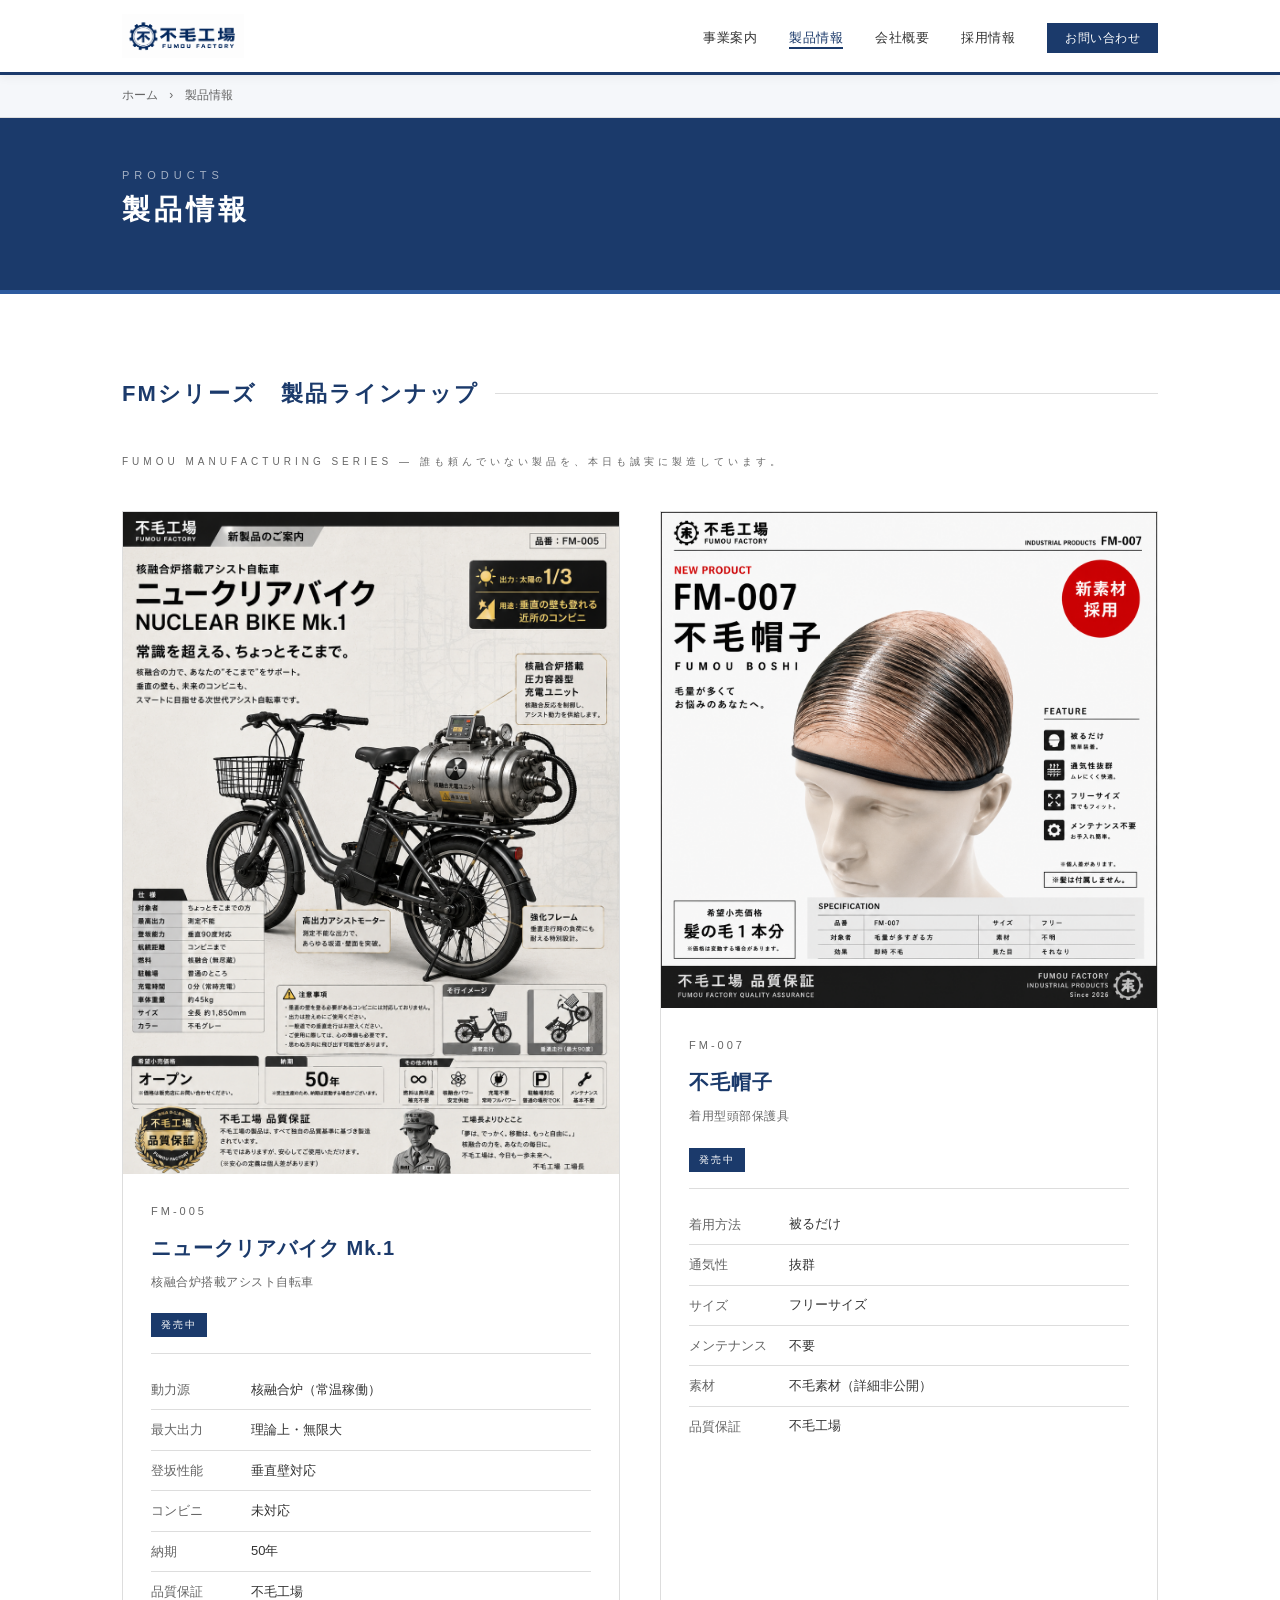
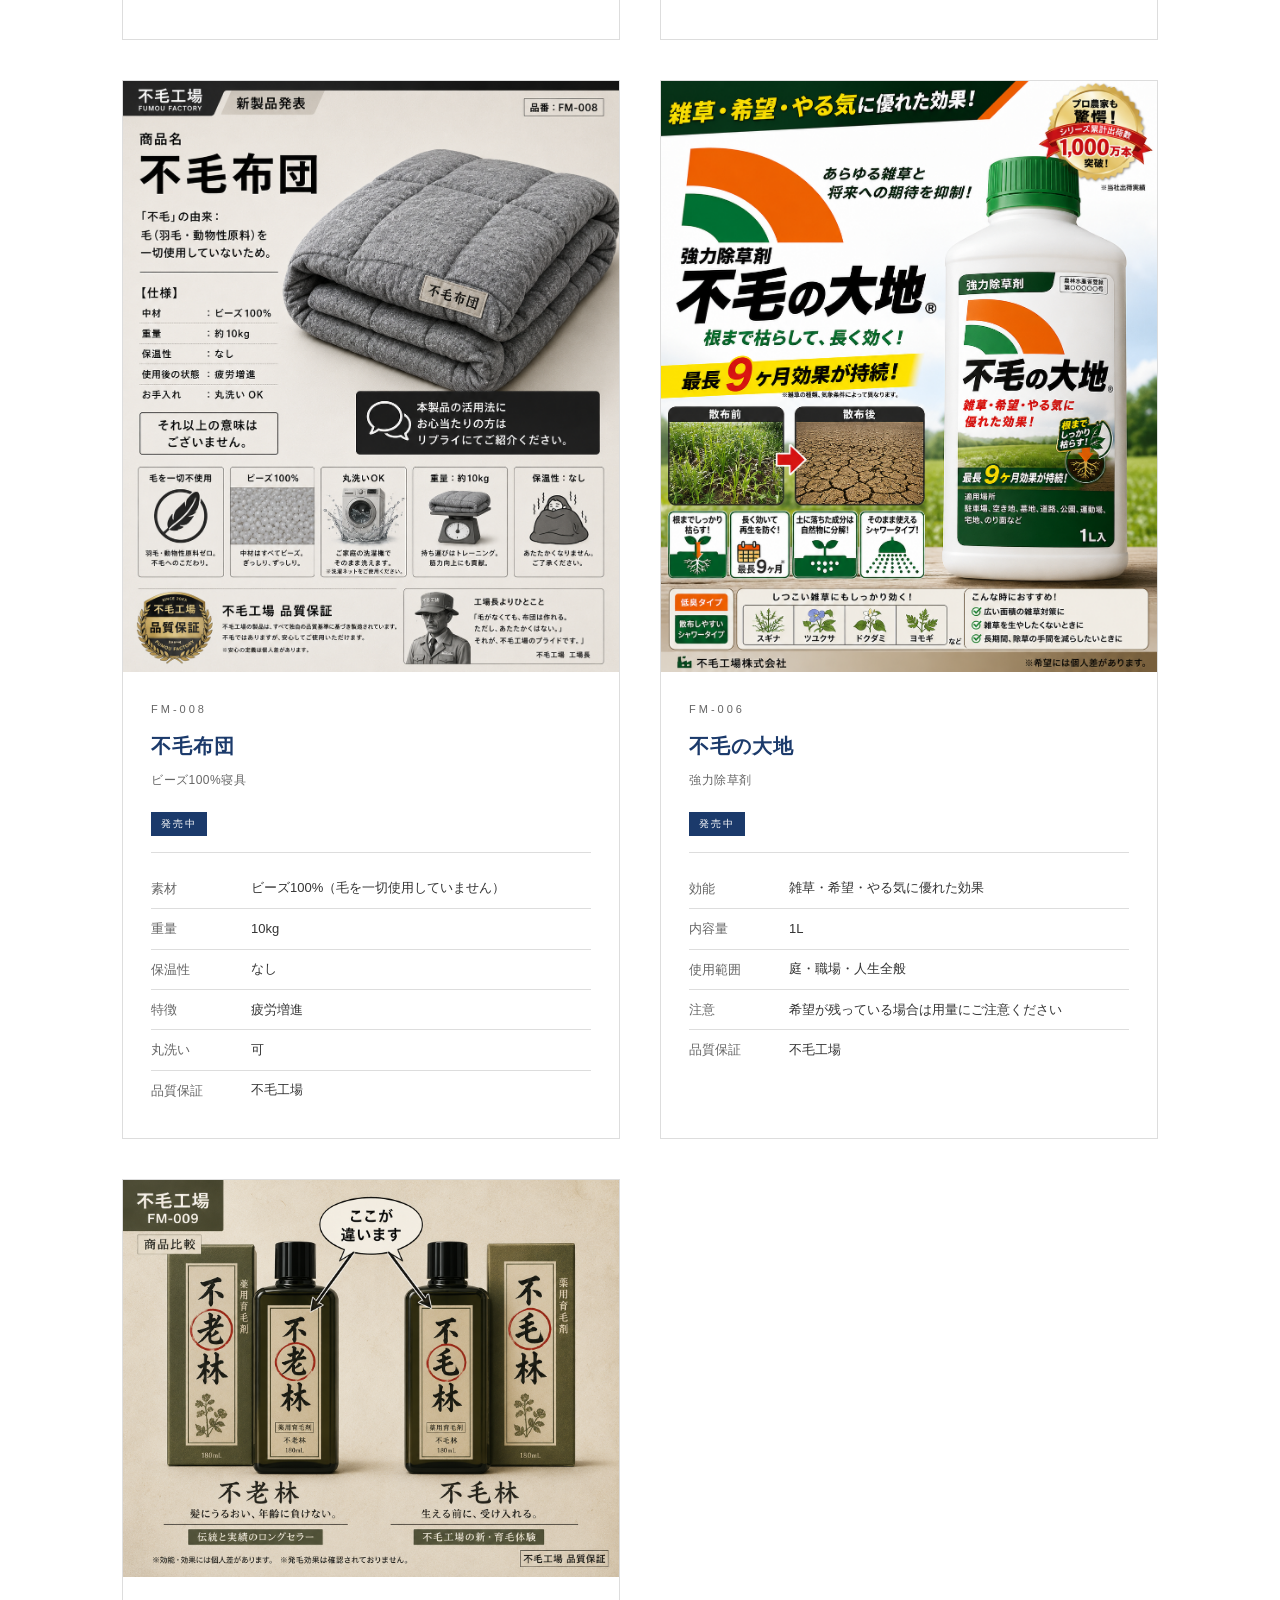
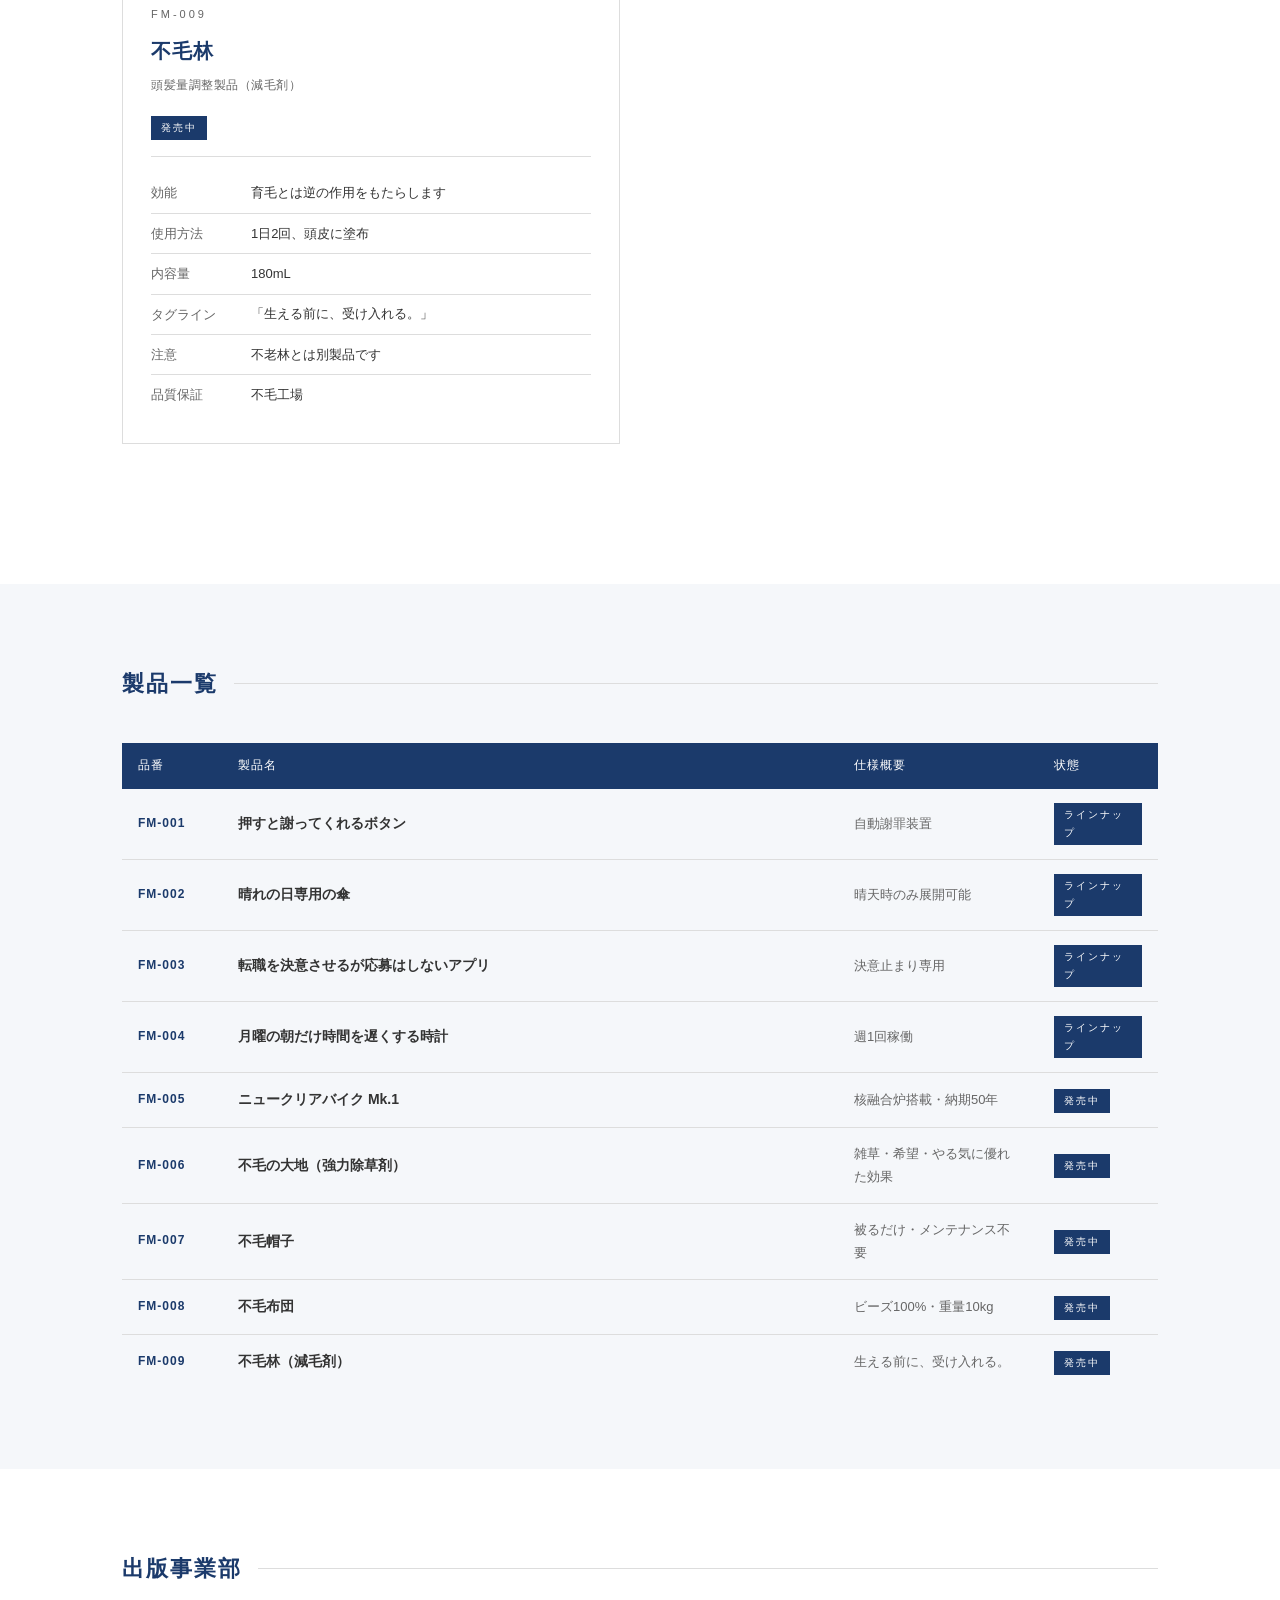
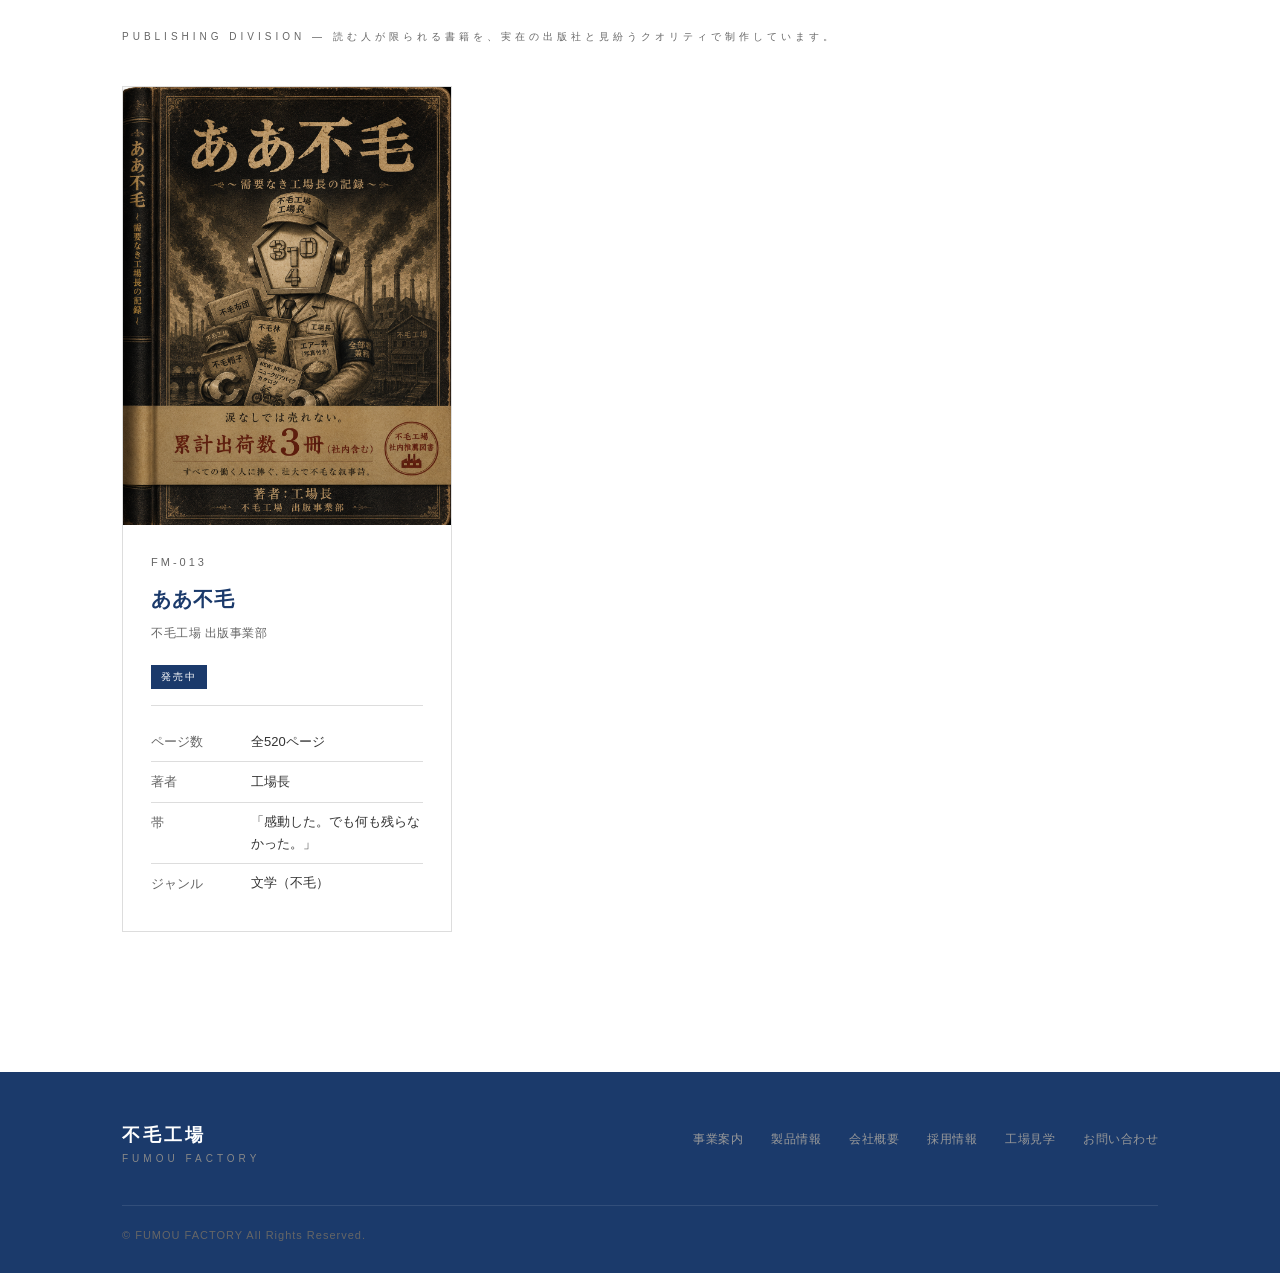
<file: products.html>
<!DOCTYPE html>
<html lang="ja">
<head>
  <meta charset="UTF-8">
  <meta name="viewport" content="width=device-width, initial-scale=1.0">
  <title>製品情報 | 不毛工場 FUMOU FACTORY</title>
  <meta name="description" content="不毛工場の製品ラインナップ。誰も頼んでいない製品を、本日も誠実に製造しています。">
  <link rel="stylesheet" href="style.css">
  <style>
    .product-detail-grid {
      display: grid;
      grid-template-columns: repeat(2, 1fr);
      gap: 40px;
      margin-bottom: 60px;
    }
    .product-detail-card {
      background: var(--white);
      border: 1px solid var(--border);
      overflow: hidden;
    }
    .product-detail-img {
      width: 100%;
      display: block;
    }
    .product-detail-img-placeholder {
      width: 100%;
      aspect-ratio: 4/3;
      background: var(--navy);
      display: flex;
      align-items: center;
      justify-content: center;
      flex-direction: column;
      gap: 8px;
    }
    .product-detail-img-placeholder .fm-num {
      font-size: 28px;
      font-weight: 700;
      color: rgba(255,255,255,0.15);
      letter-spacing: 4px;
    }
    .product-detail-body {
      padding: 28px;
    }
    .product-detail-num {
      font-size: 11px;
      color: var(--gray-mid);
      letter-spacing: 3px;
      margin-bottom: 8px;
      font-weight: 500;
    }
    .product-detail-name {
      font-size: 20px;
      font-weight: 700;
      color: var(--navy);
      margin-bottom: 6px;
      letter-spacing: 1px;
    }
    .product-detail-spec {
      font-size: 12px;
      color: var(--gray-mid);
      margin-bottom: 16px;
      letter-spacing: 0.5px;
    }
    .product-detail-divider {
      border: none;
      border-top: 1px solid var(--border);
      margin: 16px 0;
    }
    .product-spec-table {
      width: 100%;
      font-size: 13px;
      border-collapse: collapse;
    }
    .product-spec-table tr {
      border-bottom: 1px solid var(--border);
    }
    .product-spec-table tr:last-child {
      border-bottom: none;
    }
    .product-spec-table th {
      color: var(--gray-mid);
      font-weight: 500;
      padding: 8px 0;
      width: 100px;
      vertical-align: top;
      text-align: left;
    }
    .product-spec-table td {
      padding: 8px 0;
      color: var(--gray-dark);
      line-height: 1.7;
    }
    .product-status-badge {
      display: inline-block;
      font-size: 10px;
      letter-spacing: 2px;
      padding: 3px 10px;
      background: var(--navy);
      color: var(--white);
      font-weight: 500;
    }
    .product-status-badge.sold-out {
      background: var(--gray-mid);
    }
    .section-label {
      font-size: 10px;
      letter-spacing: 4px;
      color: var(--gray-mid);
      text-transform: uppercase;
      margin-bottom: 40px;
      display: block;
    }
    .lineup-section {
      background: var(--gray-light);
    }
    .lineup-table {
      width: 100%;
      border-collapse: collapse;
      font-size: 14px;
    }
    .lineup-table th {
      background: var(--navy);
      color: var(--white);
      padding: 12px 16px;
      text-align: left;
      font-size: 12px;
      letter-spacing: 1px;
      font-weight: 500;
    }
    .lineup-table td {
      padding: 14px 16px;
      border-bottom: 1px solid var(--border);
      vertical-align: middle;
    }
    .lineup-table tr:last-child td {
      border-bottom: none;
    }
    .lineup-table .fm {
      font-weight: 700;
      color: var(--navy);
      font-size: 12px;
      letter-spacing: 1px;
      white-space: nowrap;
    }
    .lineup-table .name {
      font-weight: 600;
    }
    .lineup-table .note {
      color: var(--gray-mid);
      font-size: 13px;
    }
    .publish-section {
      background: var(--white);
    }
    @media (max-width: 700px) {
      .product-detail-grid { grid-template-columns: 1fr; }
    }
  </style>
</head>
<body>

<!-- ヘッダー -->
<header class="header">
  <div class="header-inner">
    <div class="logo">
      <a href="/fumou-factory/"><img src="images/logo.png" alt="不毛工場 FUMOU FACTORY" class="logo-img"></a>
    </div>
    <nav class="nav" id="main-nav">
      <ul>
        <li><a href="business.html">事業案内</a></li>
        <li><a href="products.html" class="nav-active">製品情報</a></li>
        <li><a href="about.html">会社概要</a></li>
        <li><a href="recruit.html">採用情報</a></li>
        <li><a href="https://x.com/fumoukoujou2323" target="_blank" class="contact-btn">お問い合わせ</a></li>
      </ul>
    </nav>
    <button class="hamburger" id="hamburger" aria-label="メニュー">&#9776;</button>
  </div>
</header>

<!-- パンくず -->
<div class="breadcrumb">
  <div class="container">
    <a href="/fumou-factory/">ホーム</a>
    <span class="breadcrumb-sep">›</span>
    製品情報
  </div>
</div>

<!-- ページヘッダー -->
<div class="page-hero">
  <div class="container">
    <p class="page-title-en">PRODUCTS</p>
    <h1 class="page-title">製品情報</h1>
  </div>
</div>

<!-- FMシリーズ（主力製品） -->
<section class="section">
  <div class="container">
    <h2 class="section-title"><span>FMシリーズ　製品ラインナップ</span></h2>
    <span class="section-label">Fumou Manufacturing Series — 誰も頼んでいない製品を、本日も誠実に製造しています。</span>

    <div class="product-detail-grid">

      <!-- FM-005 -->
      <div class="product-detail-card">
        <img src="images/fm-005.png" alt="ニュークリアバイク Mk.1" class="product-detail-img">
        <div class="product-detail-body">
          <div class="product-detail-num">FM-005</div>
          <div class="product-detail-name">ニュークリアバイク Mk.1</div>
          <div class="product-detail-spec">核融合炉搭載アシスト自転車</div>
          <span class="product-status-badge">発売中</span>
          <hr class="product-detail-divider">
          <table class="product-spec-table">
            <tr><th>動力源</th><td>核融合炉（常温稼働）</td></tr>
            <tr><th>最大出力</th><td>理論上・無限大</td></tr>
            <tr><th>登坂性能</th><td>垂直壁対応</td></tr>
            <tr><th>コンビニ</th><td>未対応</td></tr>
            <tr><th>納期</th><td>50年</td></tr>
            <tr><th>品質保証</th><td>不毛工場</td></tr>
          </table>
        </div>
      </div>

      <!-- FM-007 -->
      <div class="product-detail-card">
        <img src="images/fm-007.png" alt="不毛帽子" class="product-detail-img">
        <div class="product-detail-body">
          <div class="product-detail-num">FM-007</div>
          <div class="product-detail-name">不毛帽子</div>
          <div class="product-detail-spec">着用型頭部保護具</div>
          <span class="product-status-badge">発売中</span>
          <hr class="product-detail-divider">
          <table class="product-spec-table">
            <tr><th>着用方法</th><td>被るだけ</td></tr>
            <tr><th>通気性</th><td>抜群</td></tr>
            <tr><th>サイズ</th><td>フリーサイズ</td></tr>
            <tr><th>メンテナンス</th><td>不要</td></tr>
            <tr><th>素材</th><td>不毛素材（詳細非公開）</td></tr>
            <tr><th>品質保証</th><td>不毛工場</td></tr>
          </table>
        </div>
      </div>

      <!-- FM-008 -->
      <div class="product-detail-card">
        <img src="images/fm-008.png" alt="不毛布団" class="product-detail-img">
        <div class="product-detail-body">
          <div class="product-detail-num">FM-008</div>
          <div class="product-detail-name">不毛布団</div>
          <div class="product-detail-spec">ビーズ100%寝具</div>
          <span class="product-status-badge">発売中</span>
          <hr class="product-detail-divider">
          <table class="product-spec-table">
            <tr><th>素材</th><td>ビーズ100%（毛を一切使用していません）</td></tr>
            <tr><th>重量</th><td>10kg</td></tr>
            <tr><th>保温性</th><td>なし</td></tr>
            <tr><th>特徴</th><td>疲労増進</td></tr>
            <tr><th>丸洗い</th><td>可</td></tr>
            <tr><th>品質保証</th><td>不毛工場</td></tr>
          </table>
        </div>
      </div>

      <!-- FM-006 -->
      <div class="product-detail-card">
        <img src="images/fm-006.png" alt="不毛の大地（強力除草剤）" class="product-detail-img">
        <div class="product-detail-body">
          <div class="product-detail-num">FM-006</div>
          <div class="product-detail-name">不毛の大地</div>
          <div class="product-detail-spec">強力除草剤</div>
          <span class="product-status-badge">発売中</span>
          <hr class="product-detail-divider">
          <table class="product-spec-table">
            <tr><th>効能</th><td>雑草・希望・やる気に優れた効果</td></tr>
            <tr><th>内容量</th><td>1L</td></tr>
            <tr><th>使用範囲</th><td>庭・職場・人生全般</td></tr>
            <tr><th>注意</th><td>希望が残っている場合は用量にご注意ください</td></tr>
            <tr><th>品質保証</th><td>不毛工場</td></tr>
          </table>
        </div>
      </div>

      <!-- FM-009 -->
      <div class="product-detail-card">
        <img src="images/fm-009.png" alt="不毛林（減毛剤）" class="product-detail-img">
        <div class="product-detail-body">
          <div class="product-detail-num">FM-009</div>
          <div class="product-detail-name">不毛林</div>
          <div class="product-detail-spec">頭髪量調整製品（減毛剤）</div>
          <span class="product-status-badge">発売中</span>
          <hr class="product-detail-divider">
          <table class="product-spec-table">
            <tr><th>効能</th><td>育毛とは逆の作用をもたらします</td></tr>
            <tr><th>使用方法</th><td>1日2回、頭皮に塗布</td></tr>
            <tr><th>内容量</th><td>180mL</td></tr>
            <tr><th>タグライン</th><td>「生える前に、受け入れる。」</td></tr>
            <tr><th>注意</th><td>不老林とは別製品です</td></tr>
            <tr><th>品質保証</th><td>不毛工場</td></tr>
          </table>
        </div>
      </div>

    </div>
  </div>
</section>

<!-- 製品ラインナップ一覧 -->
<section class="section lineup-section">
  <div class="container">
    <h2 class="section-title"><span>製品一覧</span></h2>
    <table class="lineup-table">
      <thead>
        <tr>
          <th style="width:100px;">品番</th>
          <th>製品名</th>
          <th style="width:200px;">仕様概要</th>
          <th style="width:120px;">状態</th>
        </tr>
      </thead>
      <tbody>
        <tr>
          <td class="fm">FM-001</td>
          <td class="name">押すと謝ってくれるボタン</td>
          <td class="note">自動謝罪装置</td>
          <td><span class="product-status-badge">ラインナップ</span></td>
        </tr>
        <tr>
          <td class="fm">FM-002</td>
          <td class="name">晴れの日専用の傘</td>
          <td class="note">晴天時のみ展開可能</td>
          <td><span class="product-status-badge">ラインナップ</span></td>
        </tr>
        <tr>
          <td class="fm">FM-003</td>
          <td class="name">転職を決意させるが応募はしないアプリ</td>
          <td class="note">決意止まり専用</td>
          <td><span class="product-status-badge">ラインナップ</span></td>
        </tr>
        <tr>
          <td class="fm">FM-004</td>
          <td class="name">月曜の朝だけ時間を遅くする時計</td>
          <td class="note">週1回稼働</td>
          <td><span class="product-status-badge">ラインナップ</span></td>
        </tr>
        <tr>
          <td class="fm">FM-005</td>
          <td class="name">ニュークリアバイク Mk.1</td>
          <td class="note">核融合炉搭載・納期50年</td>
          <td><span class="product-status-badge">発売中</span></td>
        </tr>
        <tr>
          <td class="fm">FM-006</td>
          <td class="name">不毛の大地（強力除草剤）</td>
          <td class="note">雑草・希望・やる気に優れた効果</td>
          <td><span class="product-status-badge">発売中</span></td>
        </tr>
        <tr>
          <td class="fm">FM-007</td>
          <td class="name">不毛帽子</td>
          <td class="note">被るだけ・メンテナンス不要</td>
          <td><span class="product-status-badge">発売中</span></td>
        </tr>
        <tr>
          <td class="fm">FM-008</td>
          <td class="name">不毛布団</td>
          <td class="note">ビーズ100%・重量10kg</td>
          <td><span class="product-status-badge">発売中</span></td>
        </tr>
        <tr>
          <td class="fm">FM-009</td>
          <td class="name">不毛林（減毛剤）</td>
          <td class="note">生える前に、受け入れる。</td>
          <td><span class="product-status-badge">発売中</span></td>
        </tr>
      </tbody>
    </table>
  </div>
</section>

<!-- 出版事業部 -->
<section class="section publish-section">
  <div class="container">
    <h2 class="section-title"><span>出版事業部</span></h2>
    <span class="section-label">Publishing Division — 読む人が限られる書籍を、実在の出版社と見紛うクオリティで制作しています。</span>

    <div class="product-detail-grid" style="grid-template-columns: repeat(2,1fr); max-width: 700px;">
      <div class="product-detail-card">
        <img src="images/fm-013.png" alt="ああ不毛" class="product-detail-img">
        <div class="product-detail-body">
          <div class="product-detail-num">FM-013</div>
          <div class="product-detail-name">ああ不毛</div>
          <div class="product-detail-spec">不毛工場 出版事業部</div>
          <span class="product-status-badge">発売中</span>
          <hr class="product-detail-divider">
          <table class="product-spec-table">
            <tr><th>ページ数</th><td>全520ページ</td></tr>
            <tr><th>著者</th><td>工場長</td></tr>
            <tr><th>帯</th><td>「感動した。でも何も残らなかった。」</td></tr>
            <tr><th>ジャンル</th><td>文学（不毛）</td></tr>
          </table>
        </div>
      </div>
    </div>
  </div>
</section>

<!-- フッター -->
<footer class="footer">
  <div class="container">
    <div class="footer-top">
      <div class="footer-logo">
        <span class="footer-logo-ja">不毛工場</span>
        <span class="footer-logo-en">FUMOU FACTORY</span>
      </div>
      <ul class="footer-nav">
        <li><a href="business.html">事業案内</a></li>
        <li><a href="products.html">製品情報</a></li>
        <li><a href="about.html">会社概要</a></li>
        <li><a href="recruit.html">採用情報</a></li>
        <li><a href="factory.html">工場見学</a></li>
        <li><a href="https://x.com/fumoukoujou2323" target="_blank">お問い合わせ</a></li>
      </ul>
    </div>
    <div class="footer-bottom">
      <p class="copyright">© FUMOU FACTORY All Rights Reserved.</p>
    </div>
  </div>
</footer>

<script>
document.getElementById('hamburger').addEventListener('click', function() {
  document.getElementById('main-nav').classList.toggle('open');
});
</script>
</body>
</html>
</file>
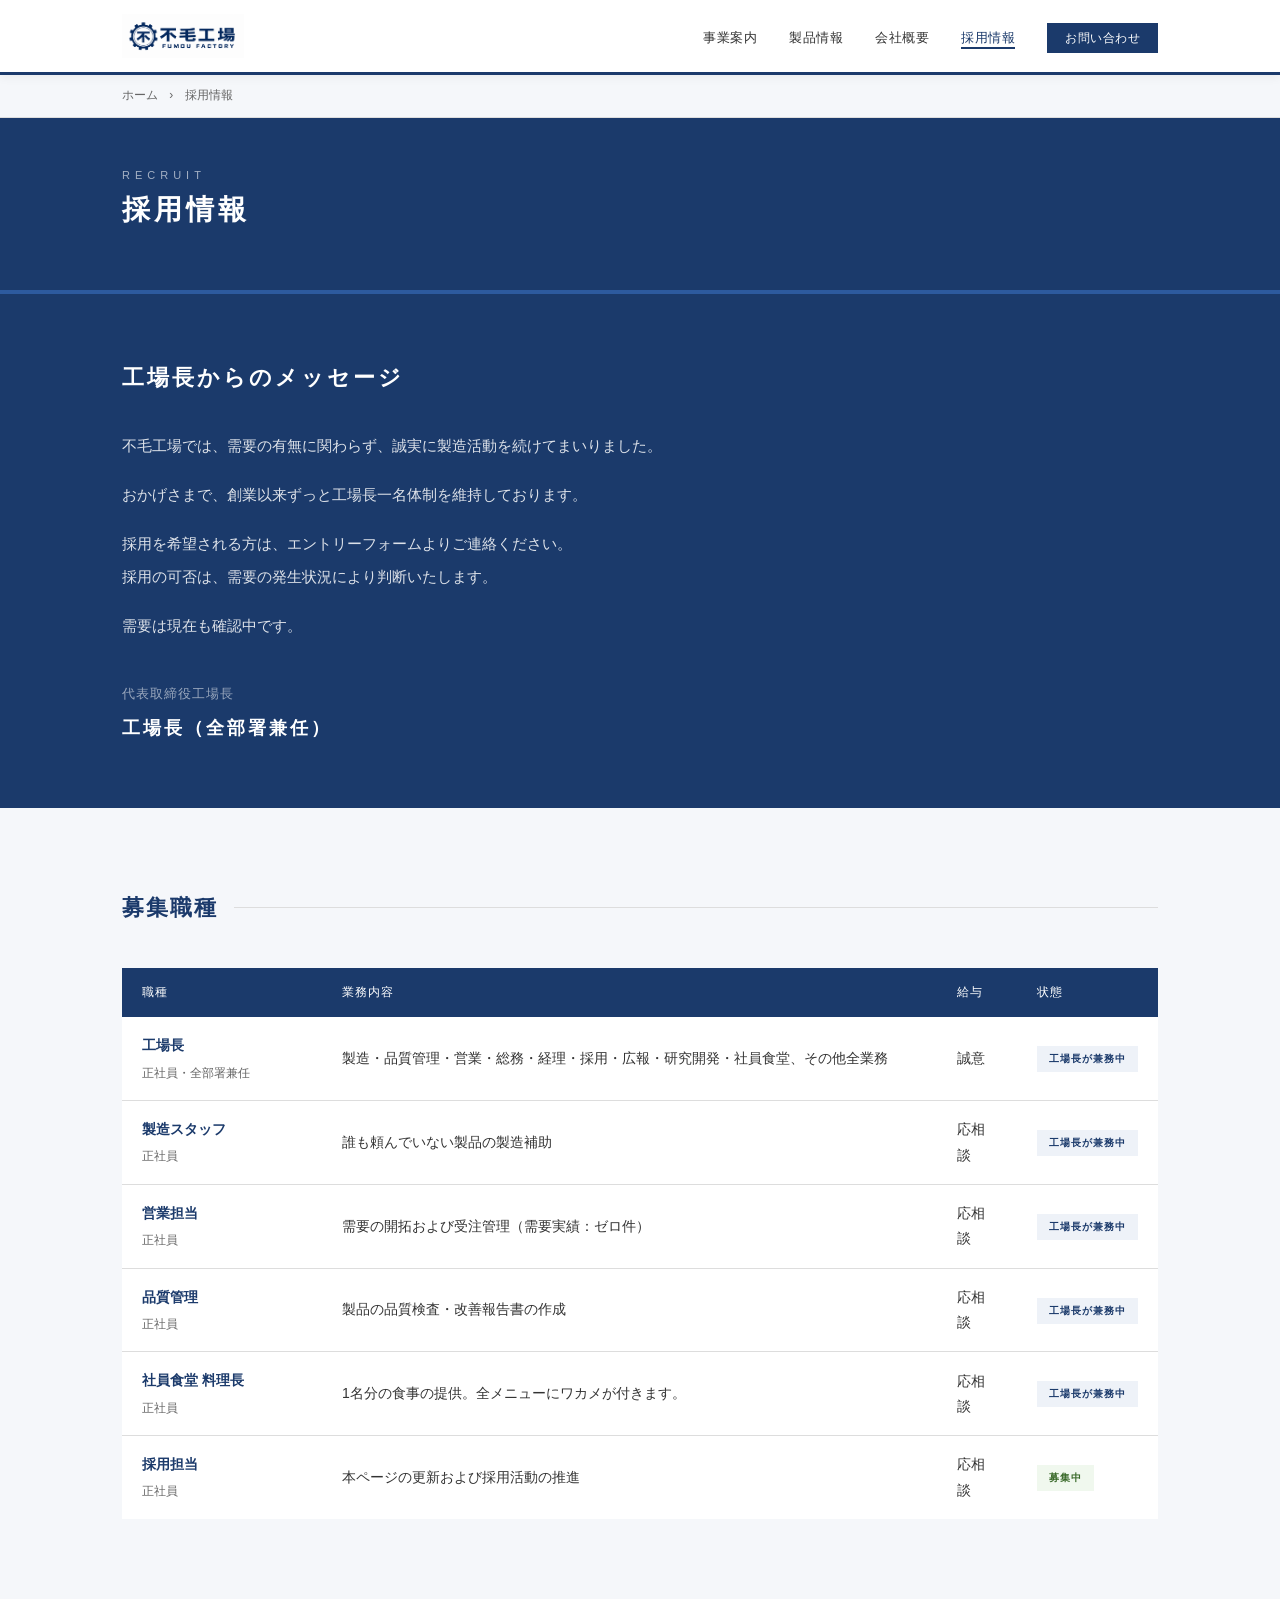
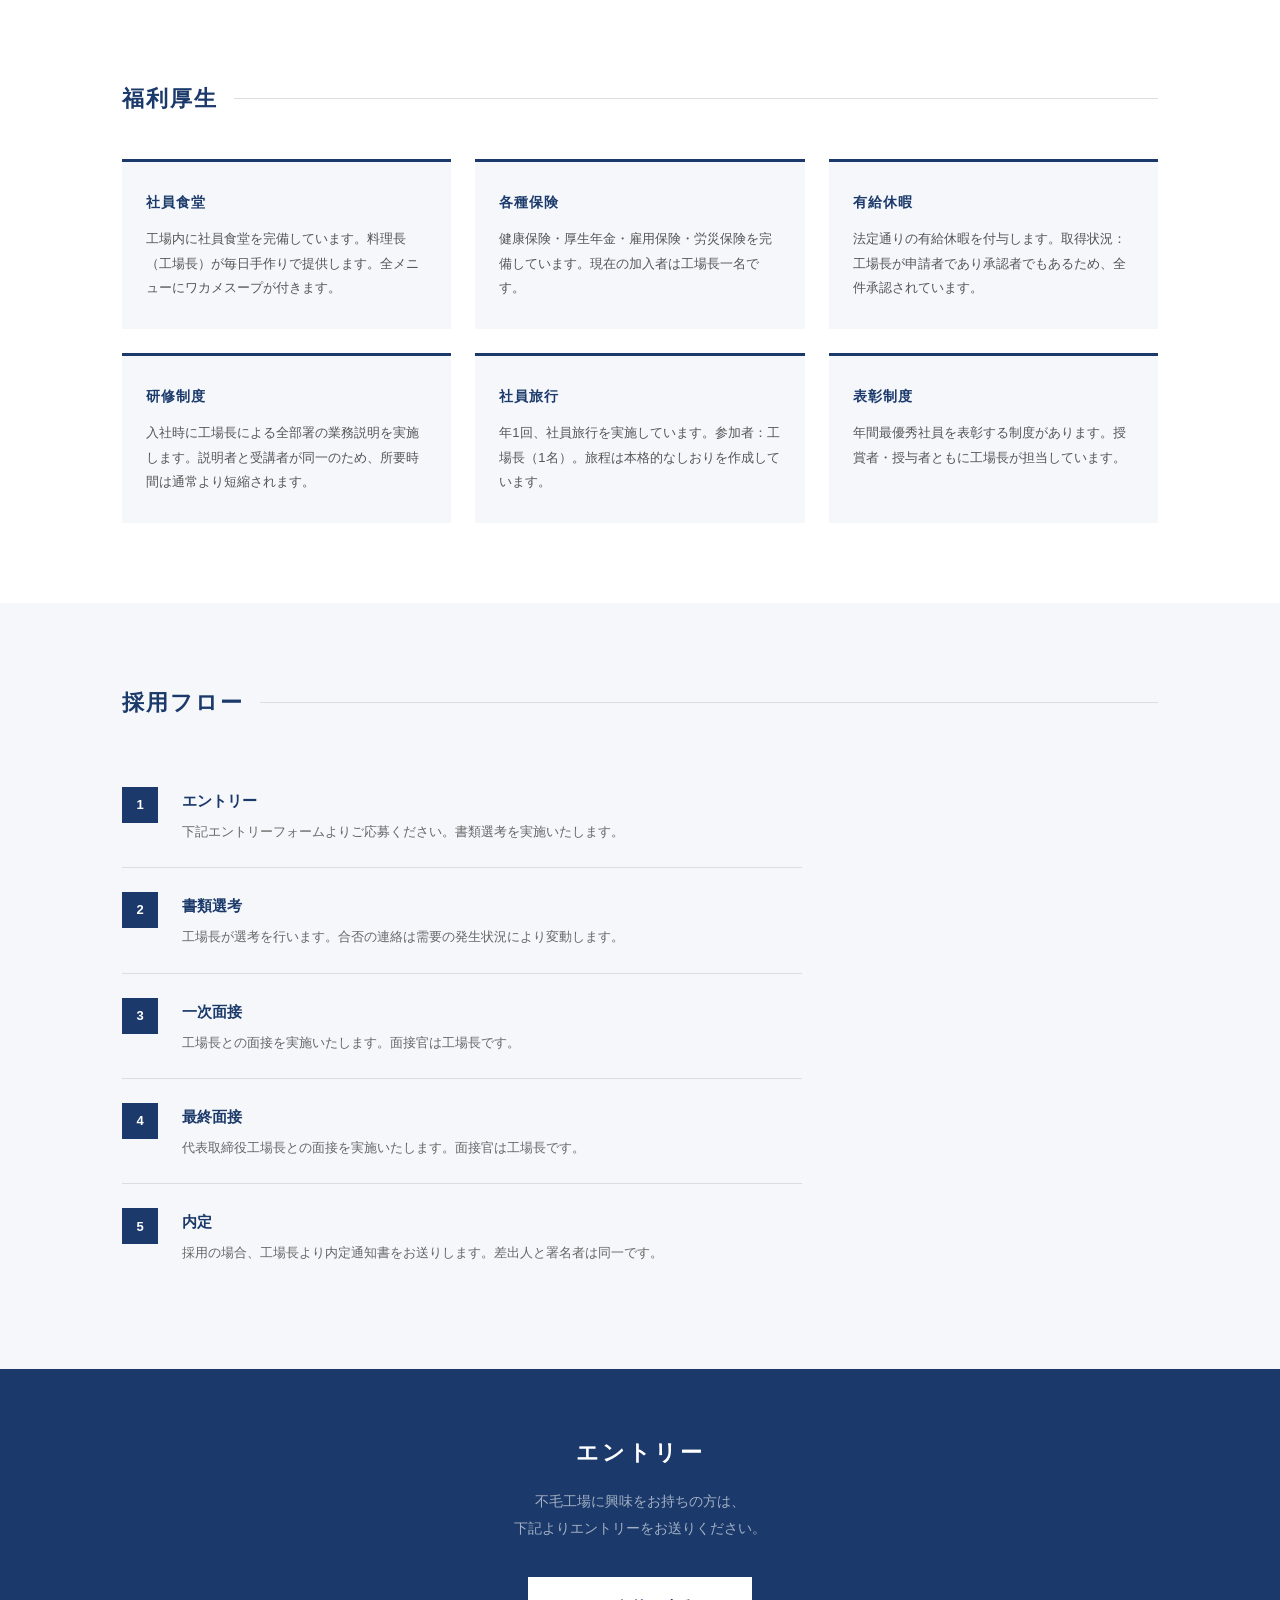
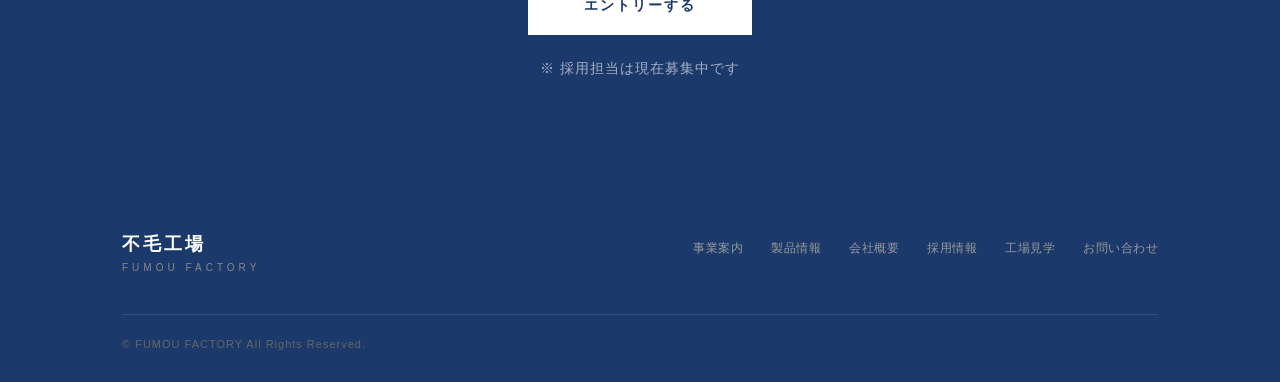
<file: recruit.html>
<!DOCTYPE html>
<html lang="ja">
<head>
  <meta charset="UTF-8">
  <meta name="viewport" content="width=device-width, initial-scale=1.0">
  <title>採用情報 | 不毛工場 FUMOU FACTORY</title>
  <meta name="description" content="不毛工場の採用情報。現在、全職種において工場長が兼務しております。">
  <link rel="stylesheet" href="style.css">
  <style>
    .recruit-message {
      background: var(--navy);
      color: var(--white);
      padding: 64px 0;
    }
    .recruit-message-inner {
      max-width: 760px;
    }
    .recruit-message h2 {
      font-size: 22px;
      font-weight: 700;
      letter-spacing: 3px;
      margin-bottom: 32px;
    }
    .recruit-message p {
      font-size: 15px;
      line-height: 2.2;
      color: rgba(255,255,255,0.85);
      margin-bottom: 16px;
    }
    .recruit-message .sign {
      margin-top: 40px;
      font-size: 13px;
      color: rgba(255,255,255,0.55);
      letter-spacing: 1px;
    }
    .recruit-message .sign strong {
      display: block;
      font-size: 18px;
      color: var(--white);
      letter-spacing: 3px;
      margin-top: 6px;
    }

    .position-section {
      background: var(--gray-light);
    }
    .position-table {
      width: 100%;
      border-collapse: collapse;
      font-size: 14px;
      background: var(--white);
    }
    .position-table thead tr {
      background: var(--navy);
      color: var(--white);
    }
    .position-table th {
      padding: 14px 20px;
      text-align: left;
      font-size: 12px;
      letter-spacing: 1px;
      font-weight: 500;
    }
    .position-table td {
      padding: 16px 20px;
      border-bottom: 1px solid var(--border);
      vertical-align: middle;
    }
    .position-table tr:last-child td {
      border-bottom: none;
    }
    .position-name {
      font-weight: 700;
      color: var(--navy);
    }
    .position-note {
      font-size: 12px;
      color: var(--gray-mid);
      margin-top: 4px;
    }
    .status-badge {
      display: inline-block;
      font-size: 10px;
      letter-spacing: 1px;
      padding: 4px 12px;
      font-weight: 600;
      white-space: nowrap;
    }
    .status-filled {
      background: #eef2f8;
      color: var(--navy);
    }
    .status-open {
      background: #f0f8ee;
      color: #3a6a2a;
    }

    .welfare-section {
      background: var(--white);
    }
    .welfare-grid {
      display: grid;
      grid-template-columns: repeat(3, 1fr);
      gap: 24px;
    }
    .welfare-card {
      background: var(--gray-light);
      padding: 28px 24px;
      border-top: 3px solid var(--navy);
    }
    .welfare-card h3 {
      font-size: 14px;
      font-weight: 700;
      color: var(--navy);
      margin-bottom: 12px;
      letter-spacing: 1px;
    }
    .welfare-card p {
      font-size: 13px;
      color: #555;
      line-height: 1.9;
    }

    .flow-section {
      background: var(--gray-light);
    }
    .flow-list {
      display: flex;
      flex-direction: column;
      gap: 0;
      max-width: 680px;
    }
    .flow-item {
      display: flex;
      gap: 24px;
      align-items: flex-start;
      padding: 24px 0;
      border-bottom: 1px solid var(--border);
    }
    .flow-item:last-child {
      border-bottom: none;
    }
    .flow-num {
      width: 36px;
      height: 36px;
      background: var(--navy);
      color: var(--white);
      font-size: 13px;
      font-weight: 700;
      display: flex;
      align-items: center;
      justify-content: center;
      flex-shrink: 0;
    }
    .flow-body h3 {
      font-size: 15px;
      font-weight: 700;
      color: var(--navy);
      margin-bottom: 6px;
    }
    .flow-body p {
      font-size: 13px;
      color: var(--gray-mid);
      line-height: 1.8;
    }

    .entry-section {
      background: var(--navy);
      padding: 64px 0;
      text-align: center;
    }
    .entry-section h2 {
      font-size: 22px;
      font-weight: 700;
      color: var(--white);
      letter-spacing: 3px;
      margin-bottom: 16px;
    }
    .entry-section p {
      color: rgba(255,255,255,0.6);
      font-size: 14px;
      margin-bottom: 36px;
      line-height: 1.9;
    }
    .entry-btn {
      display: inline-block;
      background: var(--white);
      color: var(--navy);
      padding: 16px 56px;
      font-size: 14px;
      font-weight: 700;
      letter-spacing: 2px;
      cursor: pointer;
      border: none;
      transition: opacity 0.2s;
    }
    .entry-btn:hover {
      opacity: 0.85;
      text-decoration: none;
      color: var(--navy);
    }
    .entry-note {
      margin-top: 20px;
      font-size: 11px;
      color: rgba(255,255,255,0.35);
      letter-spacing: 1px;
    }

    @media (max-width: 700px) {
      .welfare-grid { grid-template-columns: 1fr; }
    }
  </style>
</head>
<body>

<!-- ヘッダー -->
<header class="header">
  <div class="header-inner">
    <div class="logo">
      <a href="/fumou-factory/"><img src="images/logo.png" alt="不毛工場 FUMOU FACTORY" class="logo-img"></a>
    </div>
    <nav class="nav" id="main-nav">
      <ul>
        <li><a href="business.html">事業案内</a></li>
        <li><a href="products.html">製品情報</a></li>
        <li><a href="about.html">会社概要</a></li>
        <li><a href="recruit.html" class="nav-active">採用情報</a></li>
        <li><a href="https://x.com/fumoukoujou2323" target="_blank" class="contact-btn">お問い合わせ</a></li>
      </ul>
    </nav>
    <button class="hamburger" id="hamburger" aria-label="メニュー">&#9776;</button>
  </div>
</header>

<!-- パンくず -->
<div class="breadcrumb">
  <div class="container">
    <a href="/fumou-factory/">ホーム</a>
    <span class="breadcrumb-sep">›</span>
    採用情報
  </div>
</div>

<!-- ページヘッダー -->
<div class="page-hero">
  <div class="container">
    <p class="page-title-en">RECRUIT</p>
    <h1 class="page-title">採用情報</h1>
  </div>
</div>

<!-- 採用メッセージ -->
<section class="recruit-message">
  <div class="container">
    <div class="recruit-message-inner">
      <h2>工場長からのメッセージ</h2>
      <p>不毛工場では、需要の有無に関わらず、誠実に製造活動を続けてまいりました。</p>
      <p>おかげさまで、創業以来ずっと工場長一名体制を維持しております。</p>
      <p>採用を希望される方は、エントリーフォームよりご連絡ください。<br>
      採用の可否は、需要の発生状況により判断いたします。</p>
      <p>需要は現在も確認中です。</p>
      <div class="sign">
        代表取締役工場長
        <strong>工場長（全部署兼任）</strong>
      </div>
    </div>
  </div>
</section>

<!-- 募集職種 -->
<section class="section position-section">
  <div class="container">
    <h2 class="section-title"><span>募集職種</span></h2>
    <table class="position-table">
      <thead>
        <tr>
          <th style="width:200px;">職種</th>
          <th>業務内容</th>
          <th style="width:80px;">給与</th>
          <th style="width:120px;">状態</th>
        </tr>
      </thead>
      <tbody>
        <tr>
          <td>
            <div class="position-name">工場長</div>
            <div class="position-note">正社員・全部署兼任</div>
          </td>
          <td>製造・品質管理・営業・総務・経理・採用・広報・研究開発・社員食堂、その他全業務</td>
          <td>誠意</td>
          <td><span class="status-badge status-filled">工場長が兼務中</span></td>
        </tr>
        <tr>
          <td>
            <div class="position-name">製造スタッフ</div>
            <div class="position-note">正社員</div>
          </td>
          <td>誰も頼んでいない製品の製造補助</td>
          <td>応相談</td>
          <td><span class="status-badge status-filled">工場長が兼務中</span></td>
        </tr>
        <tr>
          <td>
            <div class="position-name">営業担当</div>
            <div class="position-note">正社員</div>
          </td>
          <td>需要の開拓および受注管理（需要実績：ゼロ件）</td>
          <td>応相談</td>
          <td><span class="status-badge status-filled">工場長が兼務中</span></td>
        </tr>
        <tr>
          <td>
            <div class="position-name">品質管理</div>
            <div class="position-note">正社員</div>
          </td>
          <td>製品の品質検査・改善報告書の作成</td>
          <td>応相談</td>
          <td><span class="status-badge status-filled">工場長が兼務中</span></td>
        </tr>
        <tr>
          <td>
            <div class="position-name">社員食堂 料理長</div>
            <div class="position-note">正社員</div>
          </td>
          <td>1名分の食事の提供。全メニューにワカメが付きます。</td>
          <td>応相談</td>
          <td><span class="status-badge status-filled">工場長が兼務中</span></td>
        </tr>
        <tr>
          <td>
            <div class="position-name">採用担当</div>
            <div class="position-note">正社員</div>
          </td>
          <td>本ページの更新および採用活動の推進</td>
          <td>応相談</td>
          <td><span class="status-badge status-open">募集中</span></td>
        </tr>
      </tbody>
    </table>
  </div>
</section>

<!-- 福利厚生 -->
<section class="section welfare-section">
  <div class="container">
    <h2 class="section-title"><span>福利厚生</span></h2>
    <div class="welfare-grid">
      <div class="welfare-card">
        <h3>社員食堂</h3>
        <p>工場内に社員食堂を完備しています。料理長（工場長）が毎日手作りで提供します。全メニューにワカメスープが付きます。</p>
      </div>
      <div class="welfare-card">
        <h3>各種保険</h3>
        <p>健康保険・厚生年金・雇用保険・労災保険を完備しています。現在の加入者は工場長一名です。</p>
      </div>
      <div class="welfare-card">
        <h3>有給休暇</h3>
        <p>法定通りの有給休暇を付与します。取得状況：工場長が申請者であり承認者でもあるため、全件承認されています。</p>
      </div>
      <div class="welfare-card">
        <h3>研修制度</h3>
        <p>入社時に工場長による全部署の業務説明を実施します。説明者と受講者が同一のため、所要時間は通常より短縮されます。</p>
      </div>
      <div class="welfare-card">
        <h3>社員旅行</h3>
        <p>年1回、社員旅行を実施しています。参加者：工場長（1名）。旅程は本格的なしおりを作成しています。</p>
      </div>
      <div class="welfare-card">
        <h3>表彰制度</h3>
        <p>年間最優秀社員を表彰する制度があります。授賞者・授与者ともに工場長が担当しています。</p>
      </div>
    </div>
  </div>
</section>

<!-- 採用フロー -->
<section class="section flow-section">
  <div class="container">
    <h2 class="section-title"><span>採用フロー</span></h2>
    <div class="flow-list">
      <div class="flow-item">
        <div class="flow-num">1</div>
        <div class="flow-body">
          <h3>エントリー</h3>
          <p>下記エントリーフォームよりご応募ください。書類選考を実施いたします。</p>
        </div>
      </div>
      <div class="flow-item">
        <div class="flow-num">2</div>
        <div class="flow-body">
          <h3>書類選考</h3>
          <p>工場長が選考を行います。合否の連絡は需要の発生状況により変動します。</p>
        </div>
      </div>
      <div class="flow-item">
        <div class="flow-num">3</div>
        <div class="flow-body">
          <h3>一次面接</h3>
          <p>工場長との面接を実施いたします。面接官は工場長です。</p>
        </div>
      </div>
      <div class="flow-item">
        <div class="flow-num">4</div>
        <div class="flow-body">
          <h3>最終面接</h3>
          <p>代表取締役工場長との面接を実施いたします。面接官は工場長です。</p>
        </div>
      </div>
      <div class="flow-item">
        <div class="flow-num">5</div>
        <div class="flow-body">
          <h3>内定</h3>
          <p>採用の場合、工場長より内定通知書をお送りします。差出人と署名者は同一です。</p>
        </div>
      </div>
    </div>
  </div>
</section>

<!-- エントリー -->
<section class="entry-section">
  <div class="container">
    <h2>エントリー</h2>
    <p>不毛工場に興味をお持ちの方は、<br>下記よりエントリーをお送りください。</p>
    <a href="#" class="entry-btn" onclick="alert('現在、採用担当が不在のため、エントリーフォームを準備中です。\n採用担当の募集は、上記「募集職種」をご参照ください。'); return false;">
      エントリーする
    </a>
    <p class="entry-note">※ 採用担当は現在募集中です</p>
  </div>
</section>

<!-- フッター -->
<footer class="footer">
  <div class="container">
    <div class="footer-top">
      <div class="footer-logo">
        <span class="footer-logo-ja">不毛工場</span>
        <span class="footer-logo-en">FUMOU FACTORY</span>
      </div>
      <ul class="footer-nav">
        <li><a href="business.html">事業案内</a></li>
        <li><a href="products.html">製品情報</a></li>
        <li><a href="about.html">会社概要</a></li>
        <li><a href="recruit.html">採用情報</a></li>
        <li><a href="factory.html">工場見学</a></li>
        <li><a href="https://x.com/fumoukoujou2323" target="_blank">お問い合わせ</a></li>
      </ul>
    </div>
    <div class="footer-bottom">
      <p class="copyright">© FUMOU FACTORY All Rights Reserved.</p>
    </div>
  </div>
</footer>

<script>
document.getElementById('hamburger').addEventListener('click', function() {
  document.getElementById('main-nav').classList.toggle('open');
});
</script>
</body>
</html>
</file>
<file: style.css>
/* ===========================
   不毛工場 FUMOU FACTORY
   Corporate Website Stylesheet
=========================== */

*, *::before, *::after {
  margin: 0;
  padding: 0;
  box-sizing: border-box;
}

:root {
  --navy: #1b3a6b;
  --navy-mid: #2d5a9e;
  --navy-light: #eef2f8;
  --gray-dark: #333333;
  --gray-mid: #666666;
  --gray-light: #f5f7fa;
  --border: #dddddd;
  --white: #ffffff;
}

body {
  font-family: "Yu Gothic", "游ゴシック", "Hiragino Kaku Gothic ProN", "ヒラギノ角ゴ ProN W3", Meiryo, "メイリオ", sans-serif;
  font-size: 15px;
  color: var(--gray-dark);
  line-height: 1.8;
  background: var(--white);
}

a {
  color: var(--navy);
  text-decoration: none;
}

a:hover {
  text-decoration: underline;
}

.container {
  max-width: 1100px;
  margin: 0 auto;
  padding: 0 32px;
}

/* ===========================
   HEADER
=========================== */

.header {
  background: var(--white);
  border-bottom: 3px solid var(--navy);
  position: sticky;
  top: 0;
  z-index: 100;
  box-shadow: 0 2px 10px rgba(0, 0, 0, 0.06);
}

.header-inner {
  max-width: 1100px;
  margin: 0 auto;
  padding: 0 32px;
  height: 72px;
  display: flex;
  align-items: center;
  justify-content: space-between;
}

.logo a {
  display: block;
}

.logo-img {
  height: 44px;
  width: auto;
  display: block;
}

.nav ul {
  display: flex;
  list-style: none;
  gap: 32px;
  align-items: center;
}

.nav a {
  font-size: 13px;
  color: var(--gray-dark);
  font-weight: 500;
  letter-spacing: 0.5px;
  transition: color 0.2s;
}

.nav a:hover {
  color: var(--navy);
  text-decoration: none;
}

.contact-btn {
  background: var(--navy) !important;
  color: var(--white) !important;
  padding: 8px 18px !important;
  font-size: 12px !important;
  letter-spacing: 1px;
  transition: background 0.2s !important;
}

.contact-btn:hover {
  background: var(--navy-mid) !important;
}

/* ===========================
   HERO
=========================== */

.hero {
  background:
    linear-gradient(rgba(18, 35, 65, 0.72), rgba(18, 35, 65, 0.72)),
    url('images/hero.png') center / cover no-repeat;
  color: var(--white);
  padding: 110px 32px;
  text-align: center;
  position: relative;
  overflow: hidden;
}

.hero::before {
  content: '';
  position: absolute;
  inset: 0;
  background:
    repeating-linear-gradient(
      -45deg,
      transparent 0,
      transparent 30px,
      rgba(255,255,255,0.02) 30px,
      rgba(255,255,255,0.02) 31px
    );
}

.hero-inner {
  position: relative;
  z-index: 1;
}

.hero-tagline {
  font-size: 48px;
  font-weight: 700;
  letter-spacing: 10px;
  margin-bottom: 24px;
}

.hero-sub {
  font-size: 15px;
  opacity: 0.8;
  letter-spacing: 2px;
}

.hero-counter {
  display: inline-flex;
  flex-direction: column;
  align-items: center;
  gap: 8px;
  margin-top: 52px;
  background: rgba(0,0,0,0.55);
  border: 1px solid rgba(232,160,32,0.35);
  padding: 14px 32px;
}

.hero-counter-label {
  font-size: 10px;
  color: rgba(255,255,255,0.45);
  letter-spacing: 3px;
}

.hero-counter-display {
  display: flex;
  align-items: baseline;
  gap: 10px;
}

.hero-counter-unit {
  font-size: 13px;
  color: rgba(255,255,255,0.45);
}

/* ===========================
   SECTIONS (共通)
=========================== */

.section {
  padding: 80px 0;
}

.section-title {
  font-size: 22px;
  font-weight: 700;
  color: var(--navy);
  letter-spacing: 2px;
  margin-bottom: 40px;
  display: flex;
  align-items: center;
  gap: 16px;
}

.section-title::after {
  content: '';
  flex: 1;
  height: 1px;
  background: var(--border);
}

.section-title span {
  white-space: nowrap;
}

.section-lead {
  color: var(--gray-mid);
  margin-bottom: 32px;
  font-size: 14px;
}

/* ===========================
   NEWS
=========================== */

.news-section {
  background: var(--gray-light);
}

.news-list {
  list-style: none;
}

.news-item {
  display: flex;
  align-items: baseline;
  gap: 16px;
  padding: 16px 0;
  border-bottom: 1px solid var(--border);
  font-size: 14px;
}

.news-item:first-child {
  border-top: 1px solid var(--border);
}

.news-date {
  color: var(--gray-mid);
  font-size: 13px;
  white-space: nowrap;
  min-width: 88px;
}

.news-cat {
  font-size: 11px;
  padding: 2px 10px;
  border-radius: 2px;
  white-space: nowrap;
  font-weight: 500;
}

.cat-product { background: var(--navy); color: var(--white); }
.cat-canteen { background: #5a7a3a; color: var(--white); }
.cat-org     { background: #7a5a3a; color: var(--white); }

.news-item a {
  color: var(--gray-dark);
  transition: color 0.2s;
}

.news-item a:hover {
  color: var(--navy);
  text-decoration: none;
}

.news-more-wrap {
  text-align: right;
  margin-top: 20px;
}

.link-more {
  font-size: 13px;
  color: var(--navy);
  letter-spacing: 0.5px;
}

/* ===========================
   BUSINESS
=========================== */

.business-section {
  background: var(--white);
}

.business-grid {
  display: grid;
  grid-template-columns: repeat(3, 1fr);
  gap: 24px;
}

.business-card {
  background: var(--gray-light);
  padding: 36px 28px;
  border-top: 4px solid var(--navy);
  transition: box-shadow 0.2s;
}

.business-card:hover {
  box-shadow: 0 4px 16px rgba(0,0,0,0.08);
}

.business-label {
  font-size: 10px;
  letter-spacing: 3px;
  color: var(--gray-mid);
  margin-bottom: 14px;
  font-weight: 500;
}

.business-card h3 {
  font-size: 17px;
  color: var(--navy);
  margin-bottom: 14px;
  font-weight: 700;
  letter-spacing: 1px;
}

.business-card p {
  font-size: 13px;
  color: #555;
  line-height: 1.9;
}

/* ===========================
   PRODUCTS
=========================== */

.products-section {
  background: var(--gray-light);
}

.product-grid {
  display: grid;
  grid-template-columns: repeat(3, 1fr);
  gap: 20px;
  margin-bottom: 36px;
}

.product-card {
  background: var(--white);
  border: 1px solid var(--border);
  padding: 28px;
  transition: box-shadow 0.2s;
}

.product-card:hover {
  box-shadow: 0 4px 16px rgba(0,0,0,0.08);
}

.product-num {
  font-size: 11px;
  color: var(--gray-mid);
  letter-spacing: 2px;
  margin-bottom: 10px;
  font-weight: 500;
}

.product-name {
  font-size: 16px;
  font-weight: 700;
  color: var(--navy);
  margin-bottom: 6px;
}

.product-spec {
  font-size: 12px;
  color: var(--gray-mid);
  margin-bottom: 10px;
}

.product-desc {
  font-size: 13px;
  color: #555;
  line-height: 1.8;
}

.btn-wrap {
  text-align: center;
}

.btn-outline {
  display: inline-block;
  border: 1px solid var(--navy);
  color: var(--navy);
  padding: 10px 36px;
  font-size: 13px;
  letter-spacing: 1px;
  transition: background 0.2s, color 0.2s;
  text-decoration: none;
}

.btn-outline:hover {
  background: var(--navy);
  color: var(--white);
  text-decoration: none;
}

/* ===========================
   COMPANY
=========================== */

.company-section {
  background: var(--white);
}

.company-inner {
  display: grid;
  grid-template-columns: 1fr 1fr;
  gap: 48px;
  align-items: start;
}

.company-table {
  width: 100%;
  border-collapse: collapse;
  font-size: 14px;
}

.company-table th,
.company-table td {
  padding: 13px 16px;
  border-bottom: 1px solid var(--border);
  text-align: left;
  vertical-align: top;
}

.company-table th {
  background: var(--navy-light);
  color: var(--navy);
  font-weight: 600;
  width: 180px;
  white-space: nowrap;
  font-size: 13px;
}

.company-table td {
  color: var(--gray-dark);
}

.company-text {
  padding-top: 8px;
}

.company-text p {
  font-size: 14px;
  color: #555;
  line-height: 2;
  margin-bottom: 12px;
}

/* ===========================
   VISITOR COUNTER
=========================== */

.footer-counter-row {
  margin-bottom: 28px;
  padding-bottom: 28px;
  border-bottom: 1px solid rgba(255,255,255,0.08);
}

.counter-board {
  display: inline-flex;
  flex-direction: column;
  gap: 6px;
}

.counter-board-label {
  font-size: 10px;
  color: #666;
  letter-spacing: 2px;
}

.counter-board-display {
  display: flex;
  align-items: baseline;
  gap: 10px;
}

.counter-digits {
  font-family: 'Courier New', Courier, monospace;
  font-size: 26px;
  color: #e8a020;
  letter-spacing: 5px;
  text-shadow: 0 0 10px rgba(232,160,32,0.45);
  background: #0d0d0d;
  padding: 5px 14px;
  border: 1px solid #2a2a2a;
}

.counter-unit {
  font-size: 12px;
  color: #666;
}

/* ===========================
   FOOTER
=========================== */

.footer {
  background: var(--navy);
  color: #aaa;
  padding: 52px 0 28px;
}

.footer-top {
  display: flex;
  justify-content: space-between;
  align-items: flex-start;
  margin-bottom: 40px;
}

.footer-logo {
  display: flex;
  flex-direction: column;
  line-height: 1.3;
}

.footer-logo-ja {
  font-size: 18px;
  color: var(--white);
  letter-spacing: 3px;
  font-weight: 700;
}

.footer-logo-en {
  font-size: 10px;
  color: #888;
  letter-spacing: 4px;
  margin-top: 4px;
}

.footer-nav {
  list-style: none;
  display: flex;
  gap: 28px;
  flex-wrap: wrap;
  align-items: center;
}

.footer-nav a {
  color: #999;
  font-size: 12px;
  letter-spacing: 0.5px;
  transition: color 0.2s;
}

.footer-nav a:hover {
  color: var(--white);
  text-decoration: none;
}

.footer-bottom {
  border-top: 1px solid rgba(255,255,255,0.1);
  padding-top: 20px;
}

.copyright {
  font-size: 11px;
  color: #666;
  letter-spacing: 1px;
}

/* ===========================
   BREADCRUMB
=========================== */

.breadcrumb {
  background: var(--gray-light);
  border-bottom: 1px solid var(--border);
  padding: 10px 0;
  font-size: 12px;
  color: var(--gray-mid);
}

.breadcrumb a {
  color: var(--gray-mid);
}

.breadcrumb-sep {
  margin: 0 8px;
}

/* ===========================
   PAGE HERO
=========================== */

.page-hero {
  background: var(--navy);
  color: var(--white);
  padding: 48px 0;
  border-bottom: 4px solid var(--navy-mid);
}

.page-title {
  font-size: 28px;
  font-weight: 700;
  letter-spacing: 4px;
  margin-bottom: 6px;
}

.page-title-en {
  font-size: 11px;
  letter-spacing: 5px;
  opacity: 0.6;
}

/* ===========================
   NAV ACTIVE
=========================== */

.nav-active {
  color: var(--navy) !important;
  border-bottom: 2px solid var(--navy);
  padding-bottom: 2px;
}

/* ===========================
   COMPANY TABLE (wide)
=========================== */

.company-table--wide {
  max-width: 800px;
}

.company-table--wide th {
  width: 200px;
}

/* ===========================
   HISTORY
=========================== */

.history-section {
  background: var(--gray-light);
}

.history-table-wrap {
  max-width: 800px;
}

.history-table {
  width: 100%;
  border-collapse: collapse;
  font-size: 14px;
}

.history-table tr {
  border-bottom: 1px solid var(--border);
}

.history-table tr:first-child {
  border-top: 1px solid var(--border);
}

.history-table th {
  padding: 16px 20px;
  color: var(--navy);
  font-weight: 600;
  white-space: nowrap;
  width: 140px;
  vertical-align: top;
  background: none;
  font-size: 13px;
}

.history-table td {
  padding: 16px 20px;
  color: var(--gray-dark);
  line-height: 1.8;
}

/* ===========================
   MESSAGE
=========================== */

.message-inner {
  display: flex;
  gap: 48px;
  align-items: flex-start;
  max-width: 900px;
}

.message-photo {
  flex-shrink: 0;
  width: 200px;
}

.message-photo img {
  width: 100%;
  border: 1px solid var(--border);
}

.message-body p {
  font-size: 14px;
  color: #555;
  line-height: 2.2;
  margin-bottom: 12px;
}

.message-sign {
  margin-top: 32px !important;
  font-size: 13px !important;
  color: var(--gray-mid) !important;
}

.message-name {
  font-size: 18px;
  font-weight: 700;
  color: var(--navy);
  display: block;
  margin-top: 4px;
  letter-spacing: 2px;
}

/* ===========================
   HAMBURGER
=========================== */

.hamburger {
  display: none;
  background: none;
  border: none;
  cursor: pointer;
  font-size: 24px;
  color: var(--navy);
  padding: 4px 8px;
  line-height: 1;
}

/* ===========================
   RESPONSIVE (tablet / mobile)
=========================== */

@media (max-width: 768px) {

  .container { padding: 0 16px; }

  /* Header */
  .header-inner { padding: 0 16px; position: relative; }
  .hamburger { display: block; }

  .nav {
    display: none;
    position: absolute;
    top: 72px;
    left: 0;
    right: 0;
    background: var(--white);
    border-top: 1px solid var(--border);
    border-bottom: 3px solid var(--navy);
    box-shadow: 0 4px 16px rgba(0,0,0,0.1);
    z-index: 99;
  }
  .nav.open { display: block; }
  .nav ul {
    flex-direction: column;
    gap: 0;
    padding: 8px 0;
    align-items: stretch;
  }
  .nav ul li { width: 100%; }
  .nav ul li a {
    display: block;
    padding: 14px 24px;
    border-bottom: 1px solid var(--border);
    font-size: 14px;
    color: var(--gray-dark);
  }
  .contact-btn {
    margin: 8px 16px !important;
    display: block !important;
    text-align: center !important;
    padding: 12px !important;
  }
  .nav-active { border-bottom: none !important; color: var(--navy) !important; }

  /* Hero */
  .hero { padding: 60px 16px; }
  .hero-tagline { font-size: 30px; letter-spacing: 4px; }
  .hero-sub { font-size: 13px; }

  /* Grids */
  .business-grid { grid-template-columns: 1fr; }
  .product-grid { grid-template-columns: 1fr 1fr; gap: 12px; }
  .company-inner { grid-template-columns: 1fr; gap: 32px; }

  /* News */
  .news-item { flex-wrap: wrap; gap: 8px; }
  .news-date { min-width: auto; }

  /* Page hero */
  .page-hero { padding: 32px 0; }
  .page-title { font-size: 22px; letter-spacing: 2px; }

  /* Section */
  .section { padding: 52px 0; }

  /* Footer */
  .footer-top { flex-direction: column; gap: 28px; }
  .footer-nav { gap: 16px; }

  /* Table scroll */
  .company-table-wrap,
  .position-table-wrap { overflow-x: auto; }
}

@media (max-width: 480px) {
  .product-grid { grid-template-columns: 1fr; }
  .hero-tagline { font-size: 24px; letter-spacing: 2px; }
  .hero-counter { padding: 12px 20px; }
  .counter-digits { font-size: 20px; }
}
</file>
